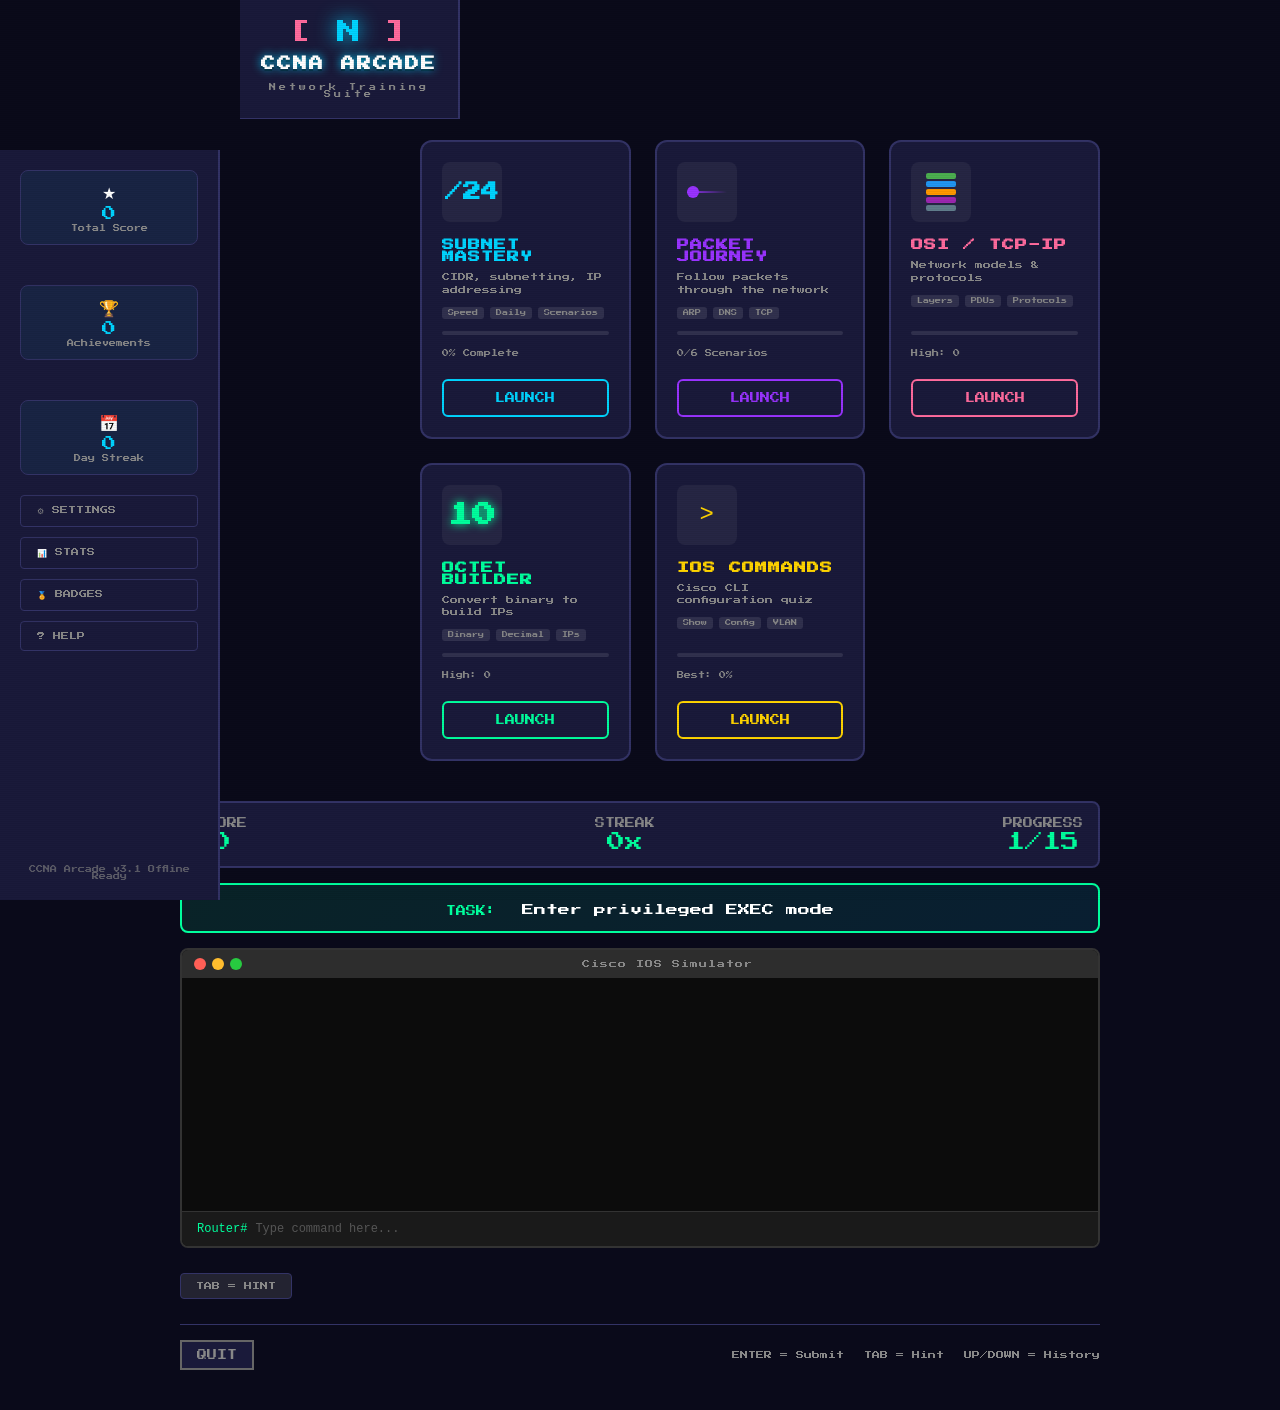
<file: index.html>
<!DOCTYPE html>
<html lang="en">
<head>
    <meta charset="UTF-8">
    <meta name="viewport" content="width=device-width, initial-scale=1.0">
    <meta name="description" content="Master CCNA concepts with this retro arcade-style training game - subnetting, packet flow, protocols and more">
    <meta name="theme-color" content="#00d4ff">
    <meta name="apple-mobile-web-app-capable" content="yes">
    <meta name="apple-mobile-web-app-status-bar-style" content="black-translucent">
    <meta name="apple-mobile-web-app-title" content="CCNA Arcade">
    <title>CCNA Arcade - Network Training Game</title>
    <link rel="manifest" href="manifest.json">
    <link rel="apple-touch-icon" href="icons/icon.svg">
    <link rel="icon" type="image/svg+xml" href="icons/icon.svg">
    <link rel="preload" href="fonts/press-start-2p.woff2" as="font" type="font/woff2" crossorigin>
    <style>
        @font-face {
            font-family: 'Press Start 2P';
            font-style: normal;
            font-weight: 400;
            font-display: swap;
            src: url('fonts/press-start-2p.woff2') format('woff2');
        }
        .loading-overlay {
            position: fixed;
            top: 0;
            left: 0;
            right: 0;
            bottom: 0;
            background: rgba(10, 10, 26, 0.98);
            display: flex;
            justify-content: center;
            align-items: center;
            z-index: 10000;
            transition: opacity 0.3s ease-out;
        }
        .loading-overlay.hidden {
            opacity: 0;
            pointer-events: none;
        }
        .loading-spinner {
            text-align: center;
        }
        .spinner-border {
            width: 50px;
            height: 50px;
            border: 4px solid rgba(0, 212, 255, 0.3);
            border-top-color: #00d4ff;
            border-radius: 50%;
            animation: spin 1s linear infinite;
            margin: 0 auto 20px;
        }
        @keyframes spin {
            to { transform: rotate(360deg); }
        }
        .spinner-text {
            font-family: 'Press Start 2P', monospace;
            font-size: 10px;
            color: #00d4ff;
            letter-spacing: 2px;
        }
    </style>
    <link rel="stylesheet" href="css/style.css">
</head>
<body>
    <!-- ARIA Live Regions for screen reader announcements -->
    <div id="sr-announcements" role="status" aria-live="polite" aria-atomic="true" class="sr-only"></div>
    <div id="sr-alerts" role="alert" aria-live="assertive" aria-atomic="true" class="sr-only"></div>

    <!-- Loading Spinner - shows immediately during page load -->
    <div id="loading-overlay" class="loading-overlay">
        <div class="loading-spinner">
            <div class="spinner-border"></div>
            <div class="spinner-text">LOADING...</div>
        </div>
    </div>
    <a href="#launch-panel" class="skip-link">Skip to main content</a>
    <div id="game-container" role="main">
        <!-- Launch Panel - Main Entry Point -->
        <div id="launch-panel" class="screen active">
            <header class="launch-header">
                <div class="launch-logo">
                    <div class="logo-icon">
                        <span class="logo-bracket">[</span>
                        <span class="logo-text">N</span>
                        <span class="logo-bracket">]</span>
                    </div>
                    <h1 class="launch-title">CCNA ARCADE</h1>
                    <p class="launch-tagline">Network Training Suite</p>
                </div>
            </header>

            <main class="launch-modules">
                <!-- Training Module Cards -->
                <div class="module-grid">
                    <!-- Subnet Mastery Card -->
                    <div class="module-card subnet-card" id="card-subnet">
                        <div class="card-icon">
                            <div class="icon-subnet">
                                <span>/24</span>
                            </div>
                        </div>
                        <div class="card-content">
                            <h2 class="card-title">SUBNET MASTERY</h2>
                            <p class="card-desc">CIDR, subnetting, IP addressing</p>
                            <div class="card-modes">
                                <span class="mode-tag">Speed</span>
                                <span class="mode-tag">Daily</span>
                                <span class="mode-tag">Scenarios</span>
                            </div>
                        </div>
                        <div class="card-progress">
                            <div class="progress-bar">
                                <div class="progress-fill" id="subnet-progress" style="width: 0%"></div>
                            </div>
                            <span class="progress-label">0% Complete</span>
                        </div>
                        <button class="card-btn" id="btn-launch-subnet">LAUNCH</button>
                    </div>

                    <!-- Packet Journey Card -->
                    <div class="module-card packet-card" id="card-packet">
                        <div class="card-icon">
                            <div class="icon-packet">
                                <span class="packet-dot"></span>
                                <span class="packet-trail"></span>
                            </div>
                        </div>
                        <div class="card-content">
                            <h2 class="card-title">PACKET JOURNEY</h2>
                            <p class="card-desc">Follow packets through the network</p>
                            <div class="card-modes">
                                <span class="mode-tag">ARP</span>
                                <span class="mode-tag">DNS</span>
                                <span class="mode-tag">TCP</span>
                            </div>
                        </div>
                        <div class="card-progress">
                            <div class="progress-bar">
                                <div class="progress-fill" id="packet-progress" style="width: 0%"></div>
                            </div>
                            <span class="progress-label">0/6 Scenarios</span>
                        </div>
                        <button class="card-btn" id="btn-launch-packet">LAUNCH</button>
                    </div>

                    <!-- OSI/TCP-IP Card -->
                    <div class="module-card osi-card" id="card-osi">
                        <div class="card-icon">
                            <div class="icon-osi">
                                <div class="layer-stack">
                                    <span class="layer l5"></span>
                                    <span class="layer l4"></span>
                                    <span class="layer l3"></span>
                                    <span class="layer l2"></span>
                                    <span class="layer l1"></span>
                                </div>
                            </div>
                        </div>
                        <div class="card-content">
                            <h2 class="card-title">OSI / TCP-IP</h2>
                            <p class="card-desc">Network models & protocols</p>
                            <div class="card-modes">
                                <span class="mode-tag">Layers</span>
                                <span class="mode-tag">PDUs</span>
                                <span class="mode-tag">Protocols</span>
                            </div>
                        </div>
                        <div class="card-progress">
                            <div class="progress-bar">
                                <div class="progress-fill" id="osi-progress-bar" style="width: 0%"></div>
                            </div>
                            <span class="progress-label">High: 0</span>
                        </div>
                        <button class="card-btn" id="btn-launch-osi">LAUNCH</button>
                    </div>

                    <!-- Octet Builder Card -->
                    <div class="module-card octet-card" id="card-octet">
                        <div class="card-icon">
                            <div class="icon-octet">
                                <span class="octet-frog">10</span>
                            </div>
                        </div>
                        <div class="card-content">
                            <h2 class="card-title">OCTET BUILDER</h2>
                            <p class="card-desc">Convert binary to build IPs</p>
                            <div class="card-modes">
                                <span class="mode-tag">Binary</span>
                                <span class="mode-tag">Decimal</span>
                                <span class="mode-tag">IPs</span>
                            </div>
                        </div>
                        <div class="card-progress">
                            <div class="progress-bar">
                                <div class="progress-fill" id="octet-progress" style="width: 0%"></div>
                            </div>
                            <span class="progress-label">High: 0</span>
                        </div>
                        <button class="card-btn" id="btn-launch-octet">LAUNCH</button>
                    </div>

                    <!-- IOS Commands Quiz Card -->
                    <div class="module-card ios-card" id="card-ios-quiz">
                        <div class="card-icon">
                            <div class="icon-ios">
                                <span class="ios-prompt">></span>
                            </div>
                        </div>
                        <div class="card-content">
                            <h2 class="card-title">IOS COMMANDS</h2>
                            <p class="card-desc">Cisco CLI configuration quiz</p>
                            <div class="card-modes">
                                <span class="mode-tag">Show</span>
                                <span class="mode-tag">Config</span>
                                <span class="mode-tag">VLAN</span>
                            </div>
                        </div>
                        <div class="card-progress">
                            <div class="progress-bar">
                                <div class="progress-fill" id="ios-progress" style="width: 0%"></div>
                            </div>
                            <span class="progress-label">Best: 0%</span>
                        </div>
                        <button class="card-btn" id="btn-launch-ios">LAUNCH</button>
                    </div>
                </div>
            </main>

            <footer class="launch-footer">
                <div class="footer-stats">
                    <div class="footer-stat">
                        <span class="stat-icon">★</span>
                        <span class="stat-val" id="total-score">0</span>
                        <span class="stat-name">Total Score</span>
                    </div>
                    <div class="footer-stat">
                        <span class="stat-icon">🏆</span>
                        <span class="stat-val" id="achievements-count">0</span>
                        <span class="stat-name">Achievements</span>
                    </div>
                    <div class="footer-stat">
                        <span class="stat-icon">📅</span>
                        <span class="stat-val" id="streak-count">0</span>
                        <span class="stat-name">Day Streak</span>
                    </div>
                </div>
                <div class="footer-nav">
                    <button id="btn-lp-settings" class="footer-btn">⚙ SETTINGS</button>
                    <button id="btn-lp-stats" class="footer-btn">📊 STATS</button>
                    <button id="btn-lp-achievements" class="footer-btn">🏅 BADGES</button>
                    <button id="btn-lp-help" class="footer-btn">? HELP</button>
                </div>
                <div class="footer-version">
                    <span>CCNA Arcade v3.1</span>
                    <span class="separator">|</span>
                    <span>Offline Ready</span>
                </div>
            </footer>
        </div>

        <!-- Subnet Hub Menu -->
        <div id="main-menu" class="screen">
            <div class="hub-header">
                <button id="btn-back-to-launch" class="back-btn">← BACK</button>
                <h1 class="hub-title">SUBNET MASTERY</h1>
            </div>

            <div class="hub-content">
                <div class="hub-modes">
                    <div class="hub-mode-card" id="hub-speed">
                        <div class="mode-icon speed-icon">⚡</div>
                        <h3>SPEED SUBNET</h3>
                        <p>Quick-fire CIDR training</p>
                        <button id="btn-arcade" class="mode-btn">PLAY</button>
                    </div>

                    <div class="hub-mode-card daily-mode" id="hub-daily">
                        <div class="mode-icon daily-icon">📅</div>
                        <h3>DAILY CHALLENGE</h3>
                        <p>New challenge every day</p>
                        <button id="btn-daily" class="mode-btn">PLAY</button>
                    </div>

                    <div class="hub-mode-card" id="hub-scenarios">
                        <div class="mode-icon scenario-icon">🏢</div>
                        <h3>CLIENT SCENARIOS</h3>
                        <p>Real-world network design</p>
                        <button id="btn-puzzle" class="mode-btn">PLAY</button>
                    </div>

                    <div class="hub-mode-card" id="hub-practice">
                        <div class="mode-icon practice-icon">🎯</div>
                        <h3>PRACTICE MODE</h3>
                        <p>Focus on weak areas</p>
                        <button id="btn-practice" class="mode-btn">PLAY</button>
                    </div>
                </div>

                <div class="hub-stats">
                    <div class="hub-stat">
                        <span class="label">HIGH SCORE</span>
                        <span id="high-score-display" class="value">0</span>
                    </div>
                    <div class="hub-stat">
                        <span class="label">ACCURACY</span>
                        <span id="accuracy-display" class="value">--%</span>
                    </div>
                    <div class="hub-stat">
                        <span class="label">DIFFICULTY</span>
                        <span id="difficulty-display" class="value">EASY</span>
                    </div>
                </div>
            </div>

            <div class="hub-footer">
                <button id="btn-help" class="hub-btn">HOW TO PLAY</button>
                <button id="btn-leaderboard" class="hub-btn">LEADERBOARD</button>
            </div>
        </div>

        <!-- Speed Subnet (Arcade Mode) -->
        <div id="speed-subnet-screen" class="screen">
            <div class="speed-header">
                <div class="stat">
                    <span class="stat-label">SCORE</span>
                    <span id="speed-score" class="stat-value">0</span>
                </div>
                <div class="stat">
                    <span class="stat-label">STREAK</span>
                    <span id="speed-streak" class="stat-value">0x</span>
                </div>
                <div class="stat">
                    <span class="stat-label">PROGRESS</span>
                    <span id="speed-progress" class="stat-value">0/20</span>
                </div>
            </div>

            <div id="speed-subnet-container" class="speed-game">
                <!-- Mascot Canvas - Bit rides the network cables -->
                <div id="mascot-area">
                    <canvas id="mascot-canvas" width="400" height="80"></canvas>
                </div>

                <div class="speed-question">
                    <div class="speed-prompt">How many hosts?</div>
                    <div id="speed-host-count" class="speed-hosts">0</div>
                    <div class="speed-subtext">Select the minimum CIDR</div>
                </div>

                <div id="speed-cidr-options" class="speed-options">
                    <!-- Options generated dynamically -->
                </div>

                <div id="speed-feedback" class="speed-feedback"></div>
            </div>

            <div class="speed-footer">
                <button id="btn-speed-quit" class="game-btn">QUIT</button>
                <div class="speed-hint">Keys 1-4 to answer</div>
            </div>
        </div>

        <!-- Scenario Select (Puzzle Mode) -->
        <div id="scenario-select" class="screen">
            <h2>CLIENT SCENARIOS</h2>
            <p class="scenario-subtitle">Select a client to configure their network</p>
            <div id="scenario-grid" class="scenario-grid"></div>
            <button id="btn-back-scenarios" class="menu-btn small">BACK</button>
        </div>

        <!-- Puzzle Game Screen -->
        <div id="game-screen" class="screen">
            <!-- Scenario Info Header -->
            <div id="scenario-header" class="scenario-info">
                <div class="client-info">
                    <span id="client-icon" class="client-icon">🏢</span>
                    <div>
                        <div id="client-name" class="client-name">Client Name</div>
                        <div id="client-location" class="client-location">Location</div>
                    </div>
                </div>
                <div class="network-info">
                    <div class="network-class" id="network-class-badge">CLASS C</div>
                    <div id="network-display" class="network-cidr">192.168.1.0/24</div>
                </div>
            </div>

            <div class="game-header">
                <div class="stat">
                    <span class="stat-label">SCORE</span>
                    <span id="score-display" class="stat-value">0</span>
                </div>
                <div class="stat">
                    <span class="stat-label">EFFICIENCY</span>
                    <span id="efficiency-display" class="stat-value">0%</span>
                </div>
                <div class="stat">
                    <span class="stat-label">SUBNETS</span>
                    <span id="subnets-display" class="stat-value">0/0</span>
                </div>
            </div>

            <div class="game-area">
                <!-- Left Panel: Building Visualization -->
                <div id="building-panel">
                    <div class="panel-label">CLIENT BUILDING</div>
                    <canvas id="building-canvas" width="200" height="300"></canvas>
                    <div id="building-status">
                        <div class="floor-legend" id="floor-legend"></div>
                    </div>
                </div>

                <!-- Center: Main Grid Canvas -->
                <div id="grid-wrapper">
                    <canvas id="grid-canvas" width="400" height="400"></canvas>
                </div>

                <!-- Right Panel: Requirements + CIDR -->
                <div id="right-panel">
                    <div id="requirements-area">
                        <div class="requirements-label">SUBNET REQUIREMENTS</div>
                        <div id="requirements-list"></div>
                    </div>

                    <div id="cidr-panel">
                        <div class="panel-label">SELECT CIDR</div>
                        <div id="cidr-buttons"></div>
                        <div id="cidr-info">
                            <div>Selected: <span id="selected-cidr">/24</span></div>
                            <div>Hosts: <span id="selected-hosts">254</span></div>
                        </div>
                    </div>

                    <div id="feedback-panel" class="feedback-panel hidden">
                        <div id="feedback-content"></div>
                    </div>

                    <div id="network-class-info">
                        <div class="class-title">Network Info</div>
                        <div id="class-details"></div>
                    </div>
                </div>
            </div>

            <div class="game-footer">
                <button id="btn-pause" class="game-btn">MENU</button>
                <button id="btn-undo" class="game-btn">UNDO</button>
                <div id="message-display"></div>
                <div id="instructions-hint" class="instructions-hint">
                    Click a requirement to select it, then click the grid to place
                </div>
            </div>
        </div>

        <!-- Pause Menu -->
        <div id="pause-menu" class="screen overlay">
            <h2>PAUSED</h2>
            <button id="btn-resume" class="menu-btn">RESUME</button>
            <button id="btn-restart" class="menu-btn">RESTART</button>
            <button id="btn-pause-settings" class="menu-btn secondary">SETTINGS</button>
            <button id="btn-quit" class="menu-btn">QUIT</button>
        </div>

        <!-- Game Over / Level Complete -->
        <div id="game-over" class="screen overlay">
            <h2 id="game-over-title">LEVEL COMPLETE</h2>
            <div class="final-score">
                <div>SCORE: <span id="final-score">0</span></div>
                <div id="final-accuracy" class="final-stat"></div>
                <div id="final-efficiency" class="final-stat"></div>
                <div id="new-high-score" class="hidden">NEW HIGH SCORE!</div>
            </div>
            <div class="stars-display" id="stars-display"></div>
            <button id="btn-play-again" class="menu-btn">PLAY AGAIN</button>
            <button id="btn-next-level" class="menu-btn hidden">NEXT CLIENT</button>
            <button id="btn-menu" class="menu-btn">MAIN MENU</button>
        </div>

        <!-- Settings Screen -->
        <div id="settings-screen" class="screen">
            <h2>SETTINGS</h2>
            <div class="settings-content">
                <div class="setting-group">
                    <h3>DIFFICULTY</h3>
                    <div class="difficulty-options">
                        <button class="difficulty-btn" data-difficulty="beginner">
                            <span class="diff-name">BEGINNER</span>
                            <span class="diff-desc">Hints shown, minimum CIDR displayed</span>
                        </button>
                        <button class="difficulty-btn locked" data-difficulty="intermediate">
                            <span class="diff-name">INTERMEDIATE</span>
                            <span class="diff-desc">No CIDR hints on buttons</span>
                            <span class="lock-msg">Complete 3 scenarios to unlock</span>
                        </button>
                        <button class="difficulty-btn locked" data-difficulty="expert">
                            <span class="diff-name">EXPERT</span>
                            <span class="diff-desc">No hints, no minimum CIDR shown</span>
                            <span class="lock-msg">Complete all scenarios to unlock</span>
                        </button>
                        <button class="difficulty-btn locked" data-difficulty="master">
                            <span class="diff-name">MASTER</span>
                            <span class="diff-desc">All question types, tight time limits</span>
                            <span class="lock-msg">Score 15,000+ in Speed Subnet</span>
                        </button>
                        <button class="difficulty-btn locked" data-difficulty="nightmare">
                            <span class="diff-name">NIGHTMARE</span>
                            <span class="diff-desc">Maximum challenge, no mercy</span>
                            <span class="lock-msg">Complete 10 daily challenges</span>
                        </button>
                    </div>
                </div>
                <div class="setting-group">
                    <h3>HINTS</h3>
                    <label class="toggle-setting">
                        <input type="checkbox" id="toggle-hints" checked>
                        <span>Show host counts on CIDR buttons</span>
                    </label>
                </div>
                <div class="setting-group">
                    <h3>SOUND</h3>
                    <label class="toggle-setting">
                        <input type="checkbox" id="toggle-sound" checked>
                        <span>Enable sound effects</span>
                    </label>
                    <div class="volume-control">
                        <label for="volume-slider">Volume</label>
                        <input type="range" id="volume-slider" min="0" max="100" value="50" class="volume-slider">
                        <span id="volume-display">50%</span>
                    </div>
                </div>
                <div class="setting-group">
                    <h3>THEME</h3>
                    <div id="theme-selector" class="theme-selector">
                        <!-- Generated dynamically -->
                    </div>
                </div>
                <div class="setting-group">
                    <h3>CUSTOM SCENARIOS</h3>
                    <p class="setting-desc">Import client scenarios from JSON</p>
                    <button id="btn-import-scenarios" class="menu-btn small">IMPORT</button>
                    <button id="btn-export-scenarios" class="menu-btn small">EXPORT</button>
                    <input type="file" id="scenario-file-input" accept=".json" style="display:none">
                </div>
                <div class="setting-group">
                    <h3>TUTORIALS</h3>
                    <p class="setting-desc">Replay the in-game tutorials</p>
                    <button id="btn-replay-tutorials" class="menu-btn small">REPLAY TUTORIALS</button>
                </div>
                <div class="setting-group">
                    <h3>SAVE DATA</h3>
                    <p class="setting-desc">Backup or restore all your progress</p>
                    <div id="save-summary" class="save-summary"></div>
                    <button id="btn-export-save" class="menu-btn small">EXPORT SAVE</button>
                    <button id="btn-import-save" class="menu-btn small">IMPORT SAVE</button>
                    <input type="file" id="save-file-input" accept=".json" style="display:none">
                </div>
                <div class="setting-group">
                    <h3>RESET PROGRESS</h3>
                    <p class="setting-desc">Clear all scenario progress and achievements</p>
                    <button id="btn-reset-scenarios" class="menu-btn small danger">RESET SCENARIOS</button>
                    <button id="btn-reset-all" class="menu-btn small danger">RESET EVERYTHING</button>
                </div>
            </div>
            <button id="btn-back-settings" class="menu-btn">BACK</button>
        </div>

        <!-- Achievements Screen -->
        <div id="achievements-screen" class="screen">
            <h2>ACHIEVEMENTS</h2>
            <div class="achievements-header">
                <span id="achievements-count">0/10</span> UNLOCKED
            </div>
            <div id="achievements-grid" class="achievements-grid"></div>
            <button id="btn-back-achievements" class="menu-btn">BACK</button>
        </div>

        <!-- Achievement Popup -->
        <div id="achievement-popup" class="achievement-popup hidden">
            <div class="achievement-icon" id="popup-icon"></div>
            <div class="achievement-info">
                <div class="achievement-title">ACHIEVEMENT UNLOCKED!</div>
                <div class="achievement-name" id="popup-name"></div>
            </div>
        </div>

        <!-- Daily Challenge Screen -->
        <div id="daily-challenge-screen" class="screen">
            <div class="daily-header">
                <h2>DAILY CHALLENGE</h2>
                <div id="daily-date" class="daily-date"></div>
                <div id="daily-theme" class="daily-theme"></div>
            </div>

            <div id="daily-info" class="daily-info">
                <div class="daily-streak">
                    <span class="streak-label">STREAK</span>
                    <span id="daily-streak-count" class="streak-value">0</span>
                </div>
                <div class="daily-timer">
                    <span class="timer-label">TIME LEFT</span>
                    <span id="daily-timer-display" class="timer-value">2:00</span>
                </div>
            </div>

            <div id="daily-game-area" class="daily-game hidden">
                <div class="daily-progress">
                    <span id="daily-progress-text">Question 1/15</span>
                    <div class="daily-progress-bar">
                        <div id="daily-progress-fill" class="progress-fill"></div>
                    </div>
                </div>

                <div id="daily-question" class="daily-question">
                    <div id="daily-prompt" class="daily-prompt">Question here</div>
                    <div id="daily-value" class="daily-value">Value</div>
                </div>

                <div id="daily-options" class="daily-options">
                    <!-- Options generated dynamically -->
                </div>

                <div id="daily-score-display" class="daily-score">
                    SCORE: <span id="daily-score">0</span>
                </div>
            </div>

            <div id="daily-start-area" class="daily-start">
                <div id="daily-status" class="daily-status"></div>
                <button id="btn-start-daily" class="menu-btn">START CHALLENGE</button>
            </div>

            <div id="daily-results" class="daily-results hidden">
                <div class="results-title">CHALLENGE COMPLETE!</div>
                <div id="daily-final-score" class="results-score">0</div>
                <div id="daily-results-stats" class="results-stats"></div>
            </div>

            <button id="btn-back-daily" class="menu-btn small">BACK</button>
        </div>

        <!-- Leaderboard Screen -->
        <div id="leaderboard-screen" class="screen">
            <h2>LEADERBOARD</h2>

            <div class="leaderboard-tabs">
                <button class="leaderboard-tab active" data-tab="speed">SPEED SUBNET</button>
                <button class="leaderboard-tab" data-tab="daily">DAILY</button>
            </div>

            <div id="leaderboard-content" class="leaderboard-content">
                <div id="leaderboard-speed" class="leaderboard-table active">
                    <div class="leaderboard-header">
                        <span class="lb-rank">#</span>
                        <span class="lb-score">SCORE</span>
                        <span class="lb-acc">ACC</span>
                        <span class="lb-streak">STREAK</span>
                        <span class="lb-date">DATE</span>
                    </div>
                    <div id="leaderboard-speed-entries" class="leaderboard-entries">
                        <!-- Generated dynamically -->
                    </div>
                </div>

                <div id="leaderboard-daily" class="leaderboard-table">
                    <div class="leaderboard-header">
                        <span class="lb-rank">#</span>
                        <span class="lb-score">SCORE</span>
                        <span class="lb-acc">ACC</span>
                        <span class="lb-date">DATE</span>
                    </div>
                    <div id="leaderboard-daily-entries" class="leaderboard-entries">
                        <!-- Generated dynamically -->
                    </div>
                </div>
            </div>

            <div id="leaderboard-empty" class="leaderboard-empty hidden">
                No scores yet! Play some games to see your rankings.
            </div>

            <button id="btn-back-leaderboard" class="menu-btn small">BACK</button>
        </div>

        <!-- Statistics Screen -->
        <div id="stats-screen" class="screen">
            <h2>STATISTICS</h2>
            <div class="stats-content">
                <div class="stats-overview">
                    <div class="stat-card">
                        <span class="stat-title">TOTAL GAMES</span>
                        <span id="stat-total-games" class="stat-number">0</span>
                    </div>
                    <div class="stat-card">
                        <span class="stat-title">PLAY TIME</span>
                        <span id="stat-play-time" class="stat-number">0m</span>
                    </div>
                    <div class="stat-card">
                        <span class="stat-title">ACCURACY</span>
                        <span id="stat-accuracy" class="stat-number">0%</span>
                    </div>
                    <div class="stat-card">
                        <span class="stat-title">BEST STREAK</span>
                        <span id="stat-best-streak" class="stat-number">0</span>
                    </div>
                </div>

                <div class="stats-section">
                    <h3>SPEED SUBNET</h3>
                    <div class="stats-grid">
                        <div class="mini-stat">
                            <span>Best Score:</span>
                            <span id="stat-speed-best">0</span>
                        </div>
                        <div class="mini-stat">
                            <span>Games Played:</span>
                            <span id="stat-speed-games">0</span>
                        </div>
                    </div>
                </div>

                <div class="stats-section">
                    <h3>CLIENT SCENARIOS</h3>
                    <div class="stats-grid">
                        <div class="mini-stat">
                            <span>Scenarios Completed:</span>
                            <span id="stat-scenarios-completed">0</span>
                        </div>
                        <div class="mini-stat">
                            <span>3-Star Count:</span>
                            <span id="stat-three-stars">0</span>
                        </div>
                        <div class="mini-stat">
                            <span>Avg Efficiency:</span>
                            <span id="stat-avg-efficiency">0%</span>
                        </div>
                    </div>
                </div>

                <div class="stats-section">
                    <h3>DAILY CHALLENGE</h3>
                    <div class="stats-grid">
                        <div class="mini-stat">
                            <span>Challenges Completed:</span>
                            <span id="stat-daily-completed">0</span>
                        </div>
                        <div class="mini-stat">
                            <span>Current Streak:</span>
                            <span id="stat-daily-streak">0</span>
                        </div>
                        <div class="mini-stat">
                            <span>Best Streak:</span>
                            <span id="stat-daily-best-streak">0</span>
                        </div>
                    </div>
                </div>

                <div class="stats-section">
                    <h3>CATEGORY ACCURACY</h3>
                    <div id="category-breakdown" class="category-breakdown">
                        <!-- Generated dynamically -->
                    </div>
                </div>
            </div>
            <button id="btn-back-stats" class="menu-btn">BACK</button>
        </div>

        <!-- Practice Mode Screen -->
        <div id="practice-screen" class="screen">
            <h2>PRACTICE MODE</h2>
            <p class="practice-subtitle">Focus on your weak areas</p>

            <div id="practice-categories" class="practice-categories">
                <!-- Generated dynamically -->
            </div>

            <div class="practice-actions">
                <button id="btn-start-practice" class="menu-btn" disabled>START PRACTICE</button>
                <p class="practice-hint">Select categories to practice</p>
            </div>

            <button id="btn-back-practice" class="menu-btn small">BACK</button>
        </div>

        <!-- Packet Journey Screen -->
        <div id="packet-journey-screen" class="screen">
            <div class="pj-header">
                <h2>PACKET JOURNEY</h2>
                <div class="pj-scenario-title" id="pj-scenario-title">Local Web Request</div>
            </div>

            <div class="pj-game-area">
                <!-- Network Canvas - Top-down view -->
                <div class="pj-canvas-container">
                    <canvas id="pj-network-canvas" width="600" height="400"></canvas>
                    <!-- Mascot overlay -->
                    <div id="pj-mascot" class="pj-mascot">
                        <div class="pj-mascot-body">📦</div>
                        <div class="pj-mascot-name">Packie</div>
                    </div>
                </div>

                <!-- Info Panel -->
                <div class="pj-info-panel">
                    <div class="pj-current-layer">
                        <span class="pj-layer-label">CURRENT LAYER</span>
                        <span id="pj-layer-display" class="pj-layer-value">Application</span>
                    </div>
                    <div class="pj-encapsulation">
                        <span class="pj-enc-label">ENCAPSULATION</span>
                        <div id="pj-enc-stack" class="pj-enc-stack">
                            <!-- Filled dynamically -->
                        </div>
                    </div>
                </div>
            </div>

            <!-- Question Area -->
            <div id="pj-question-area" class="pj-question-area hidden">
                <div id="pj-question-text" class="pj-question-text">
                    What happens when you type a URL in your browser?
                </div>
                <div id="pj-options" class="pj-options">
                    <!-- Options generated dynamically -->
                </div>
            </div>

            <!-- Explanation Area -->
            <div id="pj-explanation-area" class="pj-explanation-area hidden">
                <div class="pj-explanation-icon">💡</div>
                <div id="pj-explanation-text" class="pj-explanation-text">
                    Explanation appears here...
                </div>
                <button id="pj-continue-btn" class="menu-btn small">CONTINUE</button>
            </div>

            <!-- Progress -->
            <div class="pj-progress">
                <div class="pj-progress-bar">
                    <div id="pj-progress-fill" class="pj-progress-fill" style="width: 0%"></div>
                </div>
                <span id="pj-progress-text" class="pj-progress-text">Step 1 of 8</span>
            </div>

            <div class="pj-footer">
                <button id="btn-pj-quit" class="game-btn">QUIT</button>
                <div class="pj-score">SCORE: <span id="pj-score">0</span></div>
            </div>
        </div>

        <!-- Packet Journey Scenario Select -->
        <div id="packet-journey-select" class="screen">
            <h2>PACKET JOURNEY</h2>
            <p class="pj-subtitle">Follow a packet through the network</p>

            <div class="pj-scenario-grid">
                <button class="pj-scenario-card" data-scenario="local_web">
                    <div class="pj-scenario-icon">🏠</div>
                    <div class="pj-scenario-name">Local Web Request</div>
                    <div class="pj-scenario-desc">HTTP request on LAN</div>
                    <div class="pj-difficulty easy">EASY</div>
                </button>
                <button class="pj-scenario-card" data-scenario="remote_web">
                    <div class="pj-scenario-icon">🌐</div>
                    <div class="pj-scenario-name">Internet Web Request</div>
                    <div class="pj-scenario-desc">HTTP through gateway</div>
                    <div class="pj-difficulty medium">MEDIUM</div>
                </button>
                <button class="pj-scenario-card" data-scenario="dns_lookup">
                    <div class="pj-scenario-icon">📖</div>
                    <div class="pj-scenario-name">DNS Resolution</div>
                    <div class="pj-scenario-desc">Name to IP lookup</div>
                    <div class="pj-difficulty easy">EASY</div>
                </button>
                <button class="pj-scenario-card" data-scenario="arp_discovery">
                    <div class="pj-scenario-icon">🔍</div>
                    <div class="pj-scenario-name">ARP Discovery</div>
                    <div class="pj-scenario-desc">MAC address resolution</div>
                    <div class="pj-difficulty medium">MEDIUM</div>
                </button>
                <button class="pj-scenario-card" data-scenario="tcp_handshake">
                    <div class="pj-scenario-icon">🤝</div>
                    <div class="pj-scenario-name">TCP Handshake</div>
                    <div class="pj-scenario-desc">Connection establishment</div>
                    <div class="pj-difficulty medium">MEDIUM</div>
                </button>
                <button class="pj-scenario-card" data-scenario="vlan_basics">
                    <div class="pj-scenario-icon">🏷️</div>
                    <div class="pj-scenario-name">VLAN Basics</div>
                    <div class="pj-scenario-desc">Virtual LAN concepts</div>
                    <div class="pj-difficulty hard">HARD</div>
                </button>
            </div>

            <button id="btn-back-pj-select" class="menu-btn small">BACK</button>
        </div>

        <!-- OSI Trainer Screen -->
        <div id="osi-trainer-screen" class="screen">
            <div class="osi-header">
                <div class="stat">
                    <span class="stat-label">SCORE</span>
                    <span id="osi-score" class="stat-value">0</span>
                </div>
                <div class="stat">
                    <span class="stat-label">STREAK</span>
                    <span id="osi-streak" class="stat-value">0x</span>
                </div>
                <div class="stat">
                    <span class="stat-label">PROGRESS</span>
                    <span id="osi-progress" class="stat-value">0/15</span>
                </div>
            </div>

            <div class="osi-game-area">
                <!-- TCP/IP 5-Layer Model (Primary) -->
                <div class="osi-diagram" id="osi-layer-diagram">
                    <div class="osi-model-label">TCP/IP MODEL</div>
                    <div class="osi-layer osi-l5">5 - Application</div>
                    <div class="osi-layer osi-l4">4 - Transport</div>
                    <div class="osi-layer osi-l3">3 - Network</div>
                    <div class="osi-layer osi-l2">2 - Data Link</div>
                    <div class="osi-layer osi-l1">1 - Physical</div>
                    <div class="osi-note">OSI model has 7 layers (splits Application into Session, Presentation, Application)</div>
                </div>

                <!-- Question Area -->
                <div class="osi-question-container">
                    <div id="osi-question-area" class="osi-question-area">
                        <div id="osi-question-text" class="osi-question-text">
                            Question loading...
                        </div>
                        <div id="osi-options" class="osi-options">
                            <!-- Options generated dynamically -->
                        </div>
                    </div>

                    <div id="osi-feedback" class="osi-feedback"></div>
                </div>
            </div>

            <div class="osi-footer">
                <button id="btn-osi-quit" class="game-btn">QUIT</button>
                <div class="osi-hint">Test your OSI knowledge!</div>
            </div>
        </div>

        <!-- Binary Munchers Screen -->
        <div id="binary-munchers-screen" class="screen">
            <div class="bm-header">
                <div class="bm-stat">
                    <span class="stat-label">SCORE</span>
                    <span id="bm-score" class="stat-value">0</span>
                </div>
                <div class="bm-stat">
                    <span class="stat-label">LIVES</span>
                    <span id="bm-lives" class="stat-value">♥♥♥</span>
                </div>
                <div class="bm-stat">
                    <span class="stat-label">LEVEL</span>
                    <span id="bm-level" class="stat-value">1</span>
                </div>
            </div>

            <!-- Challenge Prompt -->
            <div class="bm-challenge">
                <span class="bm-challenge-label">MUNCH:</span>
                <span id="bm-challenge-text" class="bm-challenge-text">Binary for 192</span>
            </div>

            <!-- Game Grid -->
            <div class="bm-game-container">
                <div id="bm-grid" class="bm-grid">
                    <!-- 7x5 grid generated by JS -->
                </div>
                <!-- Player sprite overlay -->
                <div id="bm-player" class="bm-player">
                    <span class="bm-player-sprite">🟢</span>
                </div>
                <!-- Enemies overlay -->
                <div id="bm-enemies" class="bm-enemies">
                    <!-- Enemy sprites added by JS -->
                </div>
            </div>

            <!-- Status Bar -->
            <div class="bm-status">
                <div class="bm-munched">
                    <span>MUNCHED:</span>
                    <span id="bm-munched-count">0</span>/<span id="bm-target-count">5</span>
                </div>
                <div class="bm-powerup" id="bm-powerup-display">
                    <!-- Power-up indicator -->
                </div>
            </div>

            <div class="bm-footer">
                <button id="btn-bm-quit" class="game-btn">QUIT</button>
                <div class="bm-controls">
                    <span>↑↓←→ Move</span>
                    <span>SPACE Boost</span>
                </div>
            </div>
        </div>

        <!-- Octet Builder Screen -->
        <div id="octet-builder-screen" class="screen">
            <div class="octet-header">
                <div class="octet-stat">
                    <span class="stat-label">SCORE</span>
                    <span id="octet-score" class="stat-value">0</span>
                </div>
                <div class="octet-stat">
                    <span class="stat-label">ROUND</span>
                    <span id="octet-round" class="stat-value">1/10</span>
                </div>
                <div class="octet-stat">
                    <span class="stat-label">STREAK</span>
                    <span id="octet-streak" class="stat-value">0x</span>
                </div>
                <div class="octet-stat timer">
                    <span class="stat-label">TIME</span>
                    <span id="octet-timer" class="stat-value">15</span>
                </div>
            </div>

            <!-- Start Area -->
            <div id="octet-start-area" class="octet-start-area">
                <div class="octet-intro">
                    <h2>OCTET BUILDER</h2>
                    <p class="octet-tagline">Convert binary octets to build IP addresses</p>

                    <!-- Binary Frog Mascot -->
                    <div class="intro-frog">
                        <pre class="frog-ascii">
  1 0 1
 0     0
1  ^ ^  1
0  \_/  0
 1 0 1 0
                        </pre>
                        <p class="frog-speech">*ribbit* Let's build some IPs!</p>
                    </div>

                    <div class="octet-instructions">
                        <div class="instruction">
                            <span class="instruction-icon">1</span>
                            <span>See 4 binary octets (8 bits each)</span>
                        </div>
                        <div class="instruction">
                            <span class="instruction-icon">2</span>
                            <span>Convert each to decimal (0-255)</span>
                        </div>
                        <div class="instruction">
                            <span class="instruction-icon">3</span>
                            <span>Build the complete IP address</span>
                        </div>
                    </div>

                    <button class="menu-btn" id="btn-start-octet">START BUILDING</button>
                </div>
            </div>

            <!-- Game Area -->
            <div id="octet-game-area" class="octet-game-area hidden">
                <!-- IP Preview -->
                <div class="ip-preview-container">
                    <span class="ip-label">Building IP:</span>
                    <span id="ip-preview" class="ip-preview">___.___.___.___</span>
                </div>

                <!-- Binary Frog (animated) -->
                <div class="frog-track">
                    <div id="binary-frog" class="binary-frog">
                        <div class="frog-body">10</div>
                    </div>
                </div>

                <!-- 4 Octet Containers -->
                <div class="octets-row">
                    <div id="octet-container-0" class="octet-container">
                        <div class="octet-label">Octet 1</div>
                        <div id="octet-0" class="octet-binary">00000000</div>
                        <input type="text" id="octet-input-0" class="octet-input" placeholder="?" maxlength="3" inputmode="numeric">
                    </div>
                    <span class="octet-dot">.</span>
                    <div id="octet-container-1" class="octet-container">
                        <div class="octet-label">Octet 2</div>
                        <div id="octet-1" class="octet-binary">00000000</div>
                        <input type="text" id="octet-input-1" class="octet-input" placeholder="?" maxlength="3" inputmode="numeric">
                    </div>
                    <span class="octet-dot">.</span>
                    <div id="octet-container-2" class="octet-container">
                        <div class="octet-label">Octet 3</div>
                        <div id="octet-2" class="octet-binary">00000000</div>
                        <input type="text" id="octet-input-2" class="octet-input" placeholder="?" maxlength="3" inputmode="numeric">
                    </div>
                    <span class="octet-dot">.</span>
                    <div id="octet-container-3" class="octet-container">
                        <div class="octet-label">Octet 4</div>
                        <div id="octet-3" class="octet-binary">00000000</div>
                        <input type="text" id="octet-input-3" class="octet-input" placeholder="?" maxlength="3" inputmode="numeric">
                    </div>
                </div>

                <div class="octet-hint">
                    <span>Tip: 128+64+32+16+8+4+2+1 = 255</span>
                </div>
            </div>

            <!-- Results Area -->
            <div id="octet-results-area" class="octet-results-area hidden">
                <h2>Training Complete!</h2>
                <div class="octet-final-stats">
                    <div class="final-stat">
                        <span class="final-label">Score</span>
                        <span id="octet-final-score" class="final-value">0</span>
                    </div>
                    <div class="final-stat">
                        <span class="final-label">Accuracy</span>
                        <span id="octet-accuracy" class="final-value">0%</span>
                    </div>
                    <div class="final-stat">
                        <span class="final-label">Best Streak</span>
                        <span id="octet-best-streak" class="final-value">0x</span>
                    </div>
                </div>
                <div id="octet-grade-message" class="grade-message"></div>
                <div class="results-actions">
                    <button class="menu-btn" id="btn-restart-octet">Try Again</button>
                    <button class="menu-btn secondary" id="btn-octet-back">Back to Hub</button>
                </div>
            </div>

            <div class="octet-footer">
                <button id="btn-octet-quit" class="game-btn">QUIT</button>
            </div>
        </div>

        <!-- IOS Quiz Screen -->
        <div id="ios-quiz-screen" class="screen">
            <div class="ios-header">
                <h2>CISCO IOS COMMANDS</h2>
                <div class="ios-subtitle">Test your command-line knowledge</div>
            </div>

            <!-- Start Area with Mode Selection -->
            <div id="ios-start-area" class="ios-start-area">
                <div class="ios-intro">
                    <h3>Choose Your Training Mode</h3>

                    <div class="ios-mode-cards">
                        <!-- Quiz Mode Card -->
                        <div class="ios-mode-card" id="ios-mode-quiz">
                            <div class="ios-mode-icon">?</div>
                            <h4>MULTIPLE CHOICE</h4>
                            <p>50 questions - select the correct command</p>
                            <ul class="ios-mode-features">
                                <li>Randomized questions</li>
                                <li>Instant feedback</li>
                                <li>Explanations for each answer</li>
                            </ul>
                            <button class="menu-btn" id="btn-start-ios-quiz">START QUIZ</button>
                        </div>

                        <!-- Terminal Mode Card -->
                        <div class="ios-mode-card terminal-mode" id="ios-mode-terminal">
                            <div class="ios-mode-icon">&gt;_</div>
                            <h4>CLI SIMULATOR</h4>
                            <p>Type actual IOS commands in a terminal</p>
                            <ul class="ios-mode-features">
                                <li>Realistic IOS prompts</li>
                                <li>Simulated command output</li>
                                <li>Tab for hints</li>
                            </ul>
                            <button class="menu-btn terminal" id="btn-start-cli-terminal">START TERMINAL</button>
                        </div>
                    </div>

                    <div class="ios-topic-tags">
                        <span class="ios-tag">CLI Navigation</span>
                        <span class="ios-tag">Show Commands</span>
                        <span class="ios-tag">VLANs</span>
                        <span class="ios-tag">Trunking</span>
                        <span class="ios-tag">STP</span>
                        <span class="ios-tag">OSPF</span>
                        <span class="ios-tag">Security</span>
                        <span class="ios-tag">Configuration</span>
                    </div>
                </div>
            </div>

            <!-- Quiz Area -->
            <div id="ios-quiz-area" class="ios-quiz-area hidden">
                <div class="ios-stats">
                    <span>Question <span id="ios-current-num">1</span> of <span id="ios-total-num">50</span></span>
                    <span>Score: <span class="score" id="ios-score">0</span></span>
                </div>

                <div class="ios-progress-bar">
                    <div class="ios-progress-fill" id="ios-progress-fill"></div>
                </div>

                <div class="ios-question-card">
                    <div class="ios-question-number" id="ios-question-number">Question 1</div>
                    <div class="ios-question-text" id="ios-question-text">Question loading...</div>

                    <div id="ios-options" class="ios-options">
                        <!-- Options generated dynamically -->
                    </div>

                    <div id="ios-explanation" class="ios-explanation">
                        <h4>Explanation</h4>
                        <p id="ios-explanation-text"></p>
                    </div>

                    <button class="menu-btn" id="ios-next-btn">Next Question</button>
                </div>
            </div>

            <!-- Results Area -->
            <div id="ios-results-area" class="ios-results-area hidden">
                <h2>Quiz Complete!</h2>
                <div class="ios-final-score" id="ios-final-score">0%</div>
                <div class="ios-grade" id="ios-grade">0 / 50 correct</div>
                <div class="ios-grade-message" id="ios-grade-message"></div>
                <div class="ios-results-actions">
                    <button class="menu-btn" id="btn-restart-ios-quiz">Try Again</button>
                    <button class="menu-btn secondary" id="btn-ios-quiz-quit">Back to Hub</button>
                </div>
            </div>

            <div class="ios-footer">
                <button id="btn-ios-quit" class="game-btn">QUIT</button>
            </div>
        </div>

        <!-- CLI Terminal Screen -->
        <div id="cli-terminal-screen" class="screen">
            <div class="cli-header">
                <div class="stat">
                    <span class="stat-label">SCORE</span>
                    <span id="cli-score" class="stat-value">0</span>
                </div>
                <div class="stat">
                    <span class="stat-label">STREAK</span>
                    <span id="cli-streak" class="stat-value">0x</span>
                </div>
                <div class="stat">
                    <span class="stat-label">PROGRESS</span>
                    <span id="cli-progress" class="stat-value">1/15</span>
                </div>
            </div>

            <!-- Challenge Display -->
            <div class="cli-challenge">
                <span class="cli-challenge-label">TASK:</span>
                <span id="cli-challenge-text" class="cli-challenge-text">Enter privileged EXEC mode</span>
            </div>

            <!-- Terminal Window -->
            <div class="cli-terminal-window">
                <div class="cli-terminal-titlebar">
                    <span class="cli-terminal-dot red"></span>
                    <span class="cli-terminal-dot yellow"></span>
                    <span class="cli-terminal-dot green"></span>
                    <span class="cli-terminal-title">Cisco IOS Simulator</span>
                </div>
                <div id="cli-output" class="cli-output">
                    <!-- Terminal output rendered here -->
                </div>
                <div class="cli-input-line">
                    <span id="cli-prompt-label" class="cli-prompt">Router#</span>
                    <input type="text" id="cli-input" class="cli-input" autocomplete="off" autocapitalize="off" spellcheck="false" placeholder="Type command here...">
                </div>
            </div>

            <!-- Hint Area -->
            <div class="cli-hint-area">
                <button id="cli-hint-btn" class="cli-hint-btn">TAB = HINT</button>
                <span id="cli-hint-text" class="cli-hint-text hidden"></span>
            </div>

            <div class="cli-footer">
                <button id="btn-cli-quit" class="game-btn">QUIT</button>
                <div class="cli-controls">
                    <span>ENTER = Submit</span>
                    <span>TAB = Hint</span>
                    <span>UP/DOWN = History</span>
                </div>
            </div>
        </div>

        <!-- Help Screen -->
        <div id="help-screen" class="screen">
            <h2>HOW TO PLAY</h2>
            <div class="help-content">
                <div class="help-section">
                    <h3>SPEED SUBNET</h3>
                    <p>Quick-fire CIDR training! A host count appears - select the minimum CIDR that supports that many hosts. Build streaks for bonus points!</p>
                </div>
                <div class="help-section">
                    <h3>CLIENT SCENARIOS</h3>
                    <p>Real-world network design! Each scenario is a client with specific subnet requirements. Allocate efficiently to earn 3 stars.</p>
                </div>
                <div class="help-section">
                    <h3>PACKET JOURNEY</h3>
                    <p>Follow Packie the packet through the network! Learn how data travels from your computer to its destination, including encapsulation, ARP, DNS, and routing.</p>
                </div>
                <div class="help-section">
                    <h3>OSI MODEL QUIZ</h3>
                    <p>Test your knowledge of the 7-layer OSI model! Learn layer names, PDUs, protocols, and how encapsulation works.</p>
                </div>
                <div class="help-section">
                    <h3>BINARY MUNCHERS</h3>
                    <p>Classic arcade action! Navigate the grid and munch the correct binary/decimal values. Avoid the Glitches! Arrow keys move, SPACE for speed boost.</p>
                </div>
                <div class="help-section">
                    <h3>NETWORK CLASSES</h3>
                    <table class="cidr-table">
                        <tr><td>Class A</td><td>1.0.0.0 - 126.x.x.x</td><td>/8 default</td></tr>
                        <tr><td>Class B</td><td>128.0.0.0 - 191.x.x.x</td><td>/16 default</td></tr>
                        <tr><td>Class C</td><td>192.0.0.0 - 223.x.x.x</td><td>/24 default</td></tr>
                    </table>
                </div>
                <div class="help-section">
                    <h3>CIDR QUICK REFERENCE</h3>
                    <table class="cidr-table">
                        <tr><td>/24</td><td>254 hosts</td><td>/28</td><td>14 hosts</td></tr>
                        <tr><td>/25</td><td>126 hosts</td><td>/29</td><td>6 hosts</td></tr>
                        <tr><td>/26</td><td>62 hosts</td><td>/30</td><td>2 hosts</td></tr>
                        <tr><td>/27</td><td>30 hosts</td><td></td><td></td></tr>
                    </table>
                </div>
                <div class="help-section">
                    <h3>COMMON PORTS</h3>
                    <table class="cidr-table">
                        <tr><td>20/21</td><td>FTP</td><td>80</td><td>HTTP</td></tr>
                        <tr><td>22</td><td>SSH</td><td>443</td><td>HTTPS</td></tr>
                        <tr><td>23</td><td>Telnet</td><td>53</td><td>DNS</td></tr>
                        <tr><td>25</td><td>SMTP</td><td>3389</td><td>RDP</td></tr>
                    </table>
                </div>
                <div class="help-section">
                    <h3>PRIVATE IP RANGES</h3>
                    <table class="cidr-table">
                        <tr><td>Class A</td><td colspan="3">10.0.0.0 - 10.255.255.255</td></tr>
                        <tr><td>Class B</td><td colspan="3">172.16.0.0 - 172.31.255.255</td></tr>
                        <tr><td>Class C</td><td colspan="3">192.168.0.0 - 192.168.255.255</td></tr>
                    </table>
                </div>
                <div class="help-section">
                    <h3>CONTROLS</h3>
                    <p>MOUSE: Click requirement to select, click grid to place<br>
                    1-4: Quick answer in Speed Subnet<br>
                    1-7: Select CIDR size in Scenarios<br>
                    Z: Undo last placement<br>
                    SPACE: Pause</p>
                </div>
            </div>
            <button id="btn-back-help" class="menu-btn">BACK</button>
        </div>
    </div>

    <script src="js/subnet.js"></script>
    <script src="js/sounds.js"></script>
    <script src="js/settings.js"></script>
    <script src="js/scenarios.js"></script>
    <script src="js/mascot.js"></script>
    <script src="js/speedsubnet.js"></script>
    <script src="js/grid.js"></script>
    <script src="js/building.js"></script>
    <script src="js/requirements.js"></script>
    <script src="js/levels.js"></script>
    <script src="js/stats.js"></script>
    <script src="js/dailychallenge.js" defer></script>
    <script src="js/tutorial.js" defer></script>
    <script src="js/practice.js" defer></script>
    <script src="js/packetjourney.js" defer></script>
    <script src="js/ositrainer.js" defer></script>
    <script src="js/binarymunchers.js" defer></script>
    <script src="js/octetbuilder.js" defer></script>
    <script src="js/iosquiz.js" defer></script>
    <script src="js/cliterminal.js" defer></script>
    <script src="js/leaderboard.js"></script>
    <script src="js/themes.js"></script>
    <script src="js/savedata.js"></script>
    <script src="js/ui.js"></script>
    <script src="js/game.js"></script>
    <script>
        // Hide loading spinner when app is ready
        window.addEventListener('load', () => {
            const loadingOverlay = document.getElementById('loading-overlay');
            if (loadingOverlay) {
                loadingOverlay.classList.add('hidden');
                setTimeout(() => loadingOverlay.remove(), 300);
            }
        });

        // Register Service Worker for PWA
        if ('serviceWorker' in navigator) {
            window.addEventListener('load', () => {
                navigator.serviceWorker.register('/sw.js')
                    .then(registration => {
                        console.log('SW registered:', registration.scope);

                        // Check for updates
                        registration.addEventListener('updatefound', () => {
                            const newWorker = registration.installing;
                            newWorker.addEventListener('statechange', () => {
                                if (newWorker.state === 'installed' && navigator.serviceWorker.controller) {
                                    // New version available
                                    if (confirm('New version available! Reload to update?')) {
                                        newWorker.postMessage('skipWaiting');
                                        window.location.reload();
                                    }
                                }
                            });
                        });
                    })
                    .catch(err => {
                        console.log('SW registration failed:', err);
                    });
            });
        }
    </script>
</body>
</html>
</file>
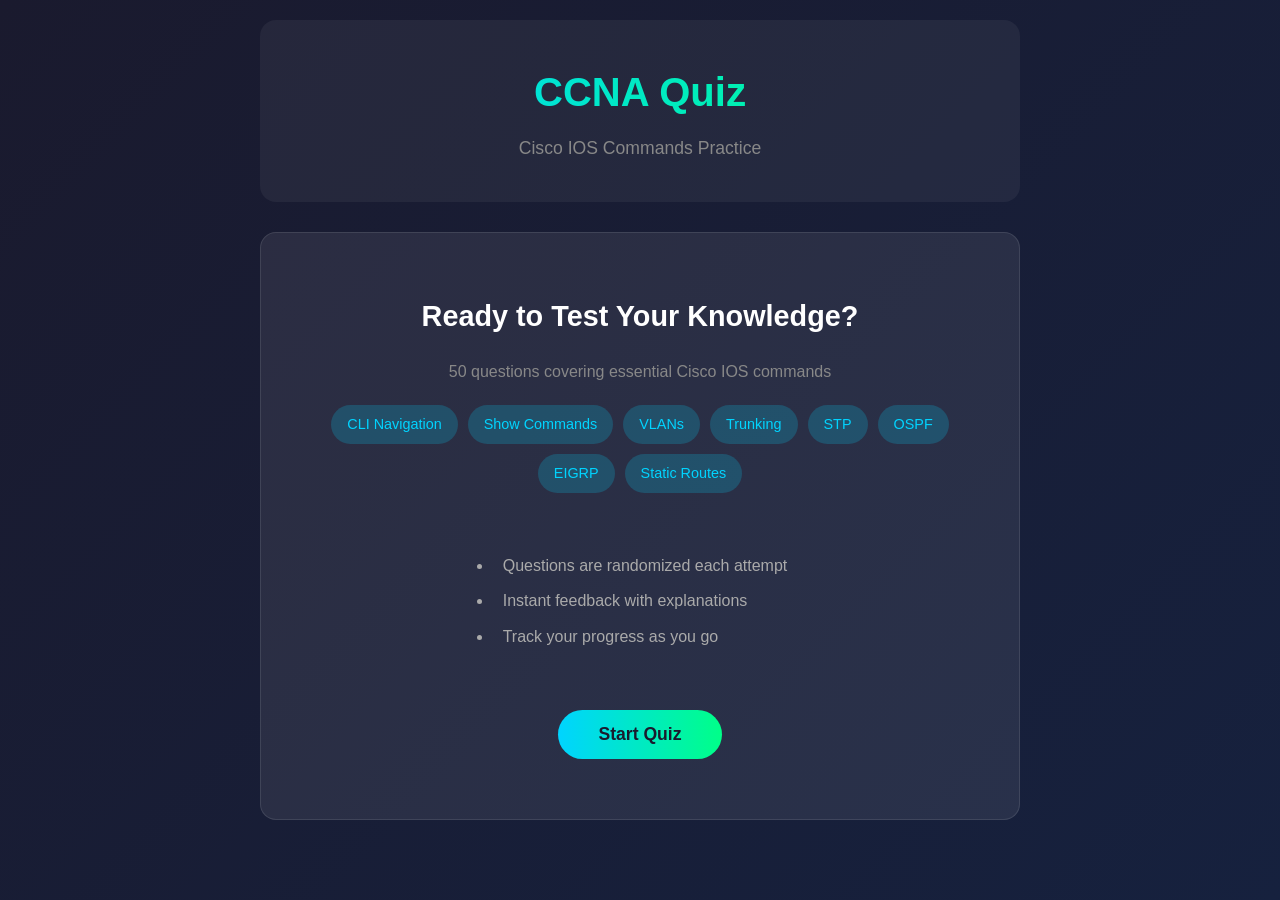
<file: ccna_quiz.html>
<!DOCTYPE html>
<html lang="en">
<head>
    <meta charset="UTF-8">
    <meta name="viewport" content="width=device-width, initial-scale=1.0">
    <meta http-equiv="Content-Security-Policy" content="default-src 'self'; script-src 'self' 'unsafe-inline'; style-src 'self' 'unsafe-inline'; img-src 'self' data:; font-src 'self'; connect-src 'self'; frame-ancestors 'none';">
    <title>CCNA Cisco IOS Commands Quiz</title>
    <style>
        * {
            box-sizing: border-box;
            margin: 0;
            padding: 0;
        }

        body {
            font-family: -apple-system, BlinkMacSystemFont, 'Segoe UI', Roboto, Oxygen, Ubuntu, sans-serif;
            background: linear-gradient(135deg, #1a1a2e 0%, #16213e 100%);
            min-height: 100vh;
            color: #fff;
            line-height: 1.6;
        }

        .container {
            max-width: 800px;
            margin: 0 auto;
            padding: 20px;
        }

        header {
            text-align: center;
            padding: 40px 20px;
            background: rgba(255,255,255,0.05);
            border-radius: 16px;
            margin-bottom: 30px;
        }

        h1 {
            font-size: 2.5rem;
            margin-bottom: 10px;
            background: linear-gradient(90deg, #00d4ff, #00ff88);
            -webkit-background-clip: text;
            -webkit-text-fill-color: transparent;
            background-clip: text;
        }

        .subtitle {
            color: #888;
            font-size: 1.1rem;
        }

        .progress-bar {
            background: rgba(255,255,255,0.1);
            border-radius: 10px;
            height: 12px;
            margin: 20px 0;
            overflow: hidden;
        }

        .progress-fill {
            height: 100%;
            background: linear-gradient(90deg, #00d4ff, #00ff88);
            border-radius: 10px;
            transition: width 0.3s ease;
        }

        .stats {
            display: flex;
            justify-content: space-between;
            margin-bottom: 20px;
            font-size: 0.95rem;
            color: #aaa;
        }

        .score {
            color: #00ff88;
            font-weight: bold;
        }

        .question-card {
            background: rgba(255,255,255,0.08);
            border-radius: 16px;
            padding: 30px;
            margin-bottom: 20px;
            border: 1px solid rgba(255,255,255,0.1);
        }

        .question-number {
            color: #00d4ff;
            font-size: 0.9rem;
            text-transform: uppercase;
            letter-spacing: 2px;
            margin-bottom: 15px;
        }

        .question-text {
            font-size: 1.3rem;
            margin-bottom: 25px;
            color: #fff;
        }

        .options {
            display: flex;
            flex-direction: column;
            gap: 12px;
        }

        .option {
            background: rgba(255,255,255,0.05);
            border: 2px solid rgba(255,255,255,0.15);
            border-radius: 12px;
            padding: 16px 20px;
            cursor: pointer;
            transition: all 0.2s ease;
            font-size: 1rem;
        }

        .option:hover:not(.disabled) {
            background: rgba(255,255,255,0.1);
            border-color: #00d4ff;
            transform: translateX(5px);
        }

        .option.selected {
            border-color: #00d4ff;
            background: rgba(0, 212, 255, 0.15);
        }

        .option.correct {
            border-color: #00ff88;
            background: rgba(0, 255, 136, 0.2);
        }

        .option.incorrect {
            border-color: #ff4757;
            background: rgba(255, 71, 87, 0.2);
        }

        .option.disabled {
            cursor: default;
        }

        .option-letter {
            display: inline-block;
            width: 30px;
            height: 30px;
            line-height: 30px;
            text-align: center;
            background: rgba(255,255,255,0.1);
            border-radius: 8px;
            margin-right: 12px;
            font-weight: bold;
        }

        .explanation {
            margin-top: 20px;
            padding: 20px;
            background: rgba(0, 212, 255, 0.1);
            border-radius: 12px;
            border-left: 4px solid #00d4ff;
            display: none;
        }

        .explanation.show {
            display: block;
            animation: fadeIn 0.3s ease;
        }

        .explanation h4 {
            color: #00d4ff;
            margin-bottom: 8px;
        }

        .btn {
            background: linear-gradient(90deg, #00d4ff, #00ff88);
            color: #1a1a2e;
            border: none;
            padding: 14px 40px;
            font-size: 1.1rem;
            font-weight: bold;
            border-radius: 30px;
            cursor: pointer;
            transition: transform 0.2s, box-shadow 0.2s;
            display: none;
            margin: 20px auto 0;
        }

        .btn:hover {
            transform: translateY(-2px);
            box-shadow: 0 10px 30px rgba(0, 212, 255, 0.3);
        }

        .btn.show {
            display: block;
        }

        .results {
            text-align: center;
            padding: 50px 30px;
            display: none;
        }

        .results.show {
            display: block;
        }

        .results h2 {
            font-size: 2.5rem;
            margin-bottom: 20px;
        }

        .final-score {
            font-size: 5rem;
            font-weight: bold;
            background: linear-gradient(90deg, #00d4ff, #00ff88);
            -webkit-background-clip: text;
            -webkit-text-fill-color: transparent;
            background-clip: text;
            margin: 30px 0;
        }

        .grade {
            font-size: 1.5rem;
            margin-bottom: 30px;
            color: #aaa;
        }

        .grade-message {
            font-size: 1.2rem;
            color: #00ff88;
            margin-bottom: 30px;
        }

        .restart-btn {
            display: inline-block;
        }

        .start-screen {
            text-align: center;
            padding: 60px 30px;
        }

        .start-screen h2 {
            font-size: 1.8rem;
            margin-bottom: 20px;
        }

        .start-screen p {
            color: #888;
            margin-bottom: 10px;
        }

        .start-screen ul {
            text-align: left;
            display: inline-block;
            margin: 20px 0 30px;
            color: #aaa;
        }

        .start-screen li {
            margin: 10px 0;
            padding-left: 10px;
        }

        .topic-tags {
            display: flex;
            flex-wrap: wrap;
            gap: 10px;
            justify-content: center;
            margin: 20px 0 30px;
        }

        .tag {
            background: rgba(0, 212, 255, 0.2);
            color: #00d4ff;
            padding: 8px 16px;
            border-radius: 20px;
            font-size: 0.9rem;
        }

        @keyframes fadeIn {
            from { opacity: 0; transform: translateY(10px); }
            to { opacity: 1; transform: translateY(0); }
        }

        .quiz-container {
            display: none;
        }

        .quiz-container.show {
            display: block;
            animation: fadeIn 0.5s ease;
        }

        @media (max-width: 600px) {
            h1 { font-size: 1.8rem; }
            .question-text { font-size: 1.1rem; }
            .option { padding: 14px 16px; font-size: 0.95rem; }
            .final-score { font-size: 3.5rem; }
        }
    </style>
</head>
<body>
    <div class="container">
        <header>
            <h1>CCNA Quiz</h1>
            <p class="subtitle">Cisco IOS Commands Practice</p>
        </header>

        <div class="question-card start-screen" id="startScreen">
            <h2>Ready to Test Your Knowledge?</h2>
            <p>50 questions covering essential Cisco IOS commands</p>

            <div class="topic-tags">
                <span class="tag">CLI Navigation</span>
                <span class="tag">Show Commands</span>
                <span class="tag">VLANs</span>
                <span class="tag">Trunking</span>
                <span class="tag">STP</span>
                <span class="tag">OSPF</span>
                <span class="tag">EIGRP</span>
                <span class="tag">Static Routes</span>
            </div>

            <ul>
                <li>Questions are randomized each attempt</li>
                <li>Instant feedback with explanations</li>
                <li>Track your progress as you go</li>
            </ul>

            <button class="btn show" onclick="startQuiz()">Start Quiz</button>
        </div>

        <div class="quiz-container" id="quizContainer">
            <div class="stats">
                <span>Question <span id="currentNum">1</span> of <span id="totalNum">50</span></span>
                <span>Score: <span class="score" id="score">0</span></span>
            </div>

            <div class="progress-bar">
                <div class="progress-fill" id="progressFill" style="width: 0%"></div>
            </div>

            <div class="question-card">
                <div class="question-number" id="questionNumber">Question 1</div>
                <div class="question-text" id="questionText"></div>

                <div class="options" id="options"></div>

                <div class="explanation" id="explanation">
                    <h4>Explanation</h4>
                    <p id="explanationText"></p>
                </div>

                <button class="btn" id="nextBtn" onclick="nextQuestion()">Next Question</button>
            </div>
        </div>

        <div class="question-card results" id="results">
            <h2>Quiz Complete!</h2>
            <div class="final-score" id="finalScore">0%</div>
            <div class="grade" id="grade">0 / 50 correct</div>
            <div class="grade-message" id="gradeMessage"></div>
            <button class="btn restart-btn show" onclick="restartQuiz()">Try Again</button>
        </div>
    </div>

    <script>
        const _k = "CCNA2024";
        const _d = (s, i) => (atob(s).charCodeAt(0) ^ (i % 256) ^ _k.charCodeAt(i % _k.length)) - 48;

        const _a = [
            "eQ==","eQ==","eQ==","fg==","dA==","eQ==","fg==","dA==","eQ==","dA==",
            "eQ==","ew==","eQ==","dA==","fg==","CQ==","fg==","dA==","eQ==","fg==",
            "dA==","eQ==","Fg==","eQ==","eQ==","dA==","eQ==","eQ==","eQ==","eQ==",
            "fg==","fg==","dA==","eQ==","dA==","eQ==","eQ==","eQ==","fg==","eQ==",
            "dA==","eQ==","eQ==","eQ==","eQ==","dA==","eQ==","dA==","eQ==","eQ=="
        ];

        const questions = [
            {
                question: "Which command enters global configuration mode from privileged EXEC mode?",
                options: ["enable", "configure terminal", "config mode", "setup"],
                explanation: "'configure terminal' (or 'conf t') enters global config mode from privileged EXEC."
            },
            {
                question: "What prompt indicates you are in privileged EXEC mode?",
                options: ["Router>", "Router#", "Router(config)#", "Router(config-if)#"],
                explanation: "The # symbol indicates privileged EXEC mode; > indicates user EXEC mode."
            },
            {
                question: "Which command moves from user EXEC mode to privileged EXEC mode?",
                options: ["login", "enable", "privilege", "escalate"],
                explanation: "'enable' elevates from user EXEC (>) to privileged EXEC (#) mode."
            },
            {
                question: "What command returns you to privileged EXEC mode from any config mode?",
                options: ["exit", "quit", "end", "disable"],
                explanation: "'end' (or Ctrl+Z) returns directly to privileged EXEC from any config mode."
            },
            {
                question: "Which command enters interface configuration mode for GigabitEthernet0/1?",
                options: ["interface gigabitethernet 0/1", "config interface g0/1", "enter g0/1", "select interface 0/1"],
                explanation: "'interface gigabitethernet 0/1' (or 'int g0/1') enters interface config mode."
            },
            {
                question: "Which command displays the running configuration?",
                options: ["show config", "show running-config", "display config", "view running"],
                explanation: "'show running-config' (or 'sh run') displays the active configuration in RAM."
            },
            {
                question: "Which command shows the IOS version and hardware information?",
                options: ["show system", "show hardware", "show version", "show info"],
                explanation: "'show version' displays IOS version, uptime, hardware, and license info."
            },
            {
                question: "What command displays all interfaces and their IP addresses?",
                options: ["show ip interface brief", "show interfaces all", "show ip addresses", "display interfaces"],
                explanation: "'show ip interface brief' shows a summary of interfaces, IPs, and status."
            },
            {
                question: "Which command shows the routing table?",
                options: ["show routes", "show ip route", "display routing", "show routing-table"],
                explanation: "'show ip route' displays the IP routing table with all learned routes."
            },
            {
                question: "What command displays the MAC address table on a switch?",
                options: ["show mac-address-table", "show mac table", "show arp", "show addresses"],
                explanation: "'show mac-address-table' displays the switch's MAC address to port mappings."
            },
            {
                question: "Which command shows detailed information about a specific interface?",
                options: ["show interface detail g0/1", "show interfaces g0/1", "display interface g0/1", "show g0/1 status"],
                explanation: "'show interfaces <interface>' shows detailed statistics and configuration."
            },
            {
                question: "What command displays the ARP cache?",
                options: ["show arp", "show ip arp", "show arp-cache", "show arp table"],
                explanation: "'show ip arp' (or 'show arp') displays the ARP cache in Cisco IOS."
            },
            {
                question: "Which command sets the hostname of a device to 'CoreRouter'?",
                options: ["set hostname CoreRouter", "hostname CoreRouter", "name CoreRouter", "device-name CoreRouter"],
                explanation: "'hostname <name>' sets the device hostname in global config mode."
            },
            {
                question: "What command assigns IP address 192.168.1.1/24 to an interface?",
                options: ["ip address 192.168.1.1 255.255.255.0", "set ip 192.168.1.1/24", "ipaddress 192.168.1.1 /24", "address 192.168.1.1 mask 24"],
                explanation: "'ip address <ip> <subnet-mask>' assigns an IP in interface config mode."
            },
            {
                question: "Which command enables an interface that is administratively down?",
                options: ["enable", "activate", "no shutdown", "start"],
                explanation: "'no shutdown' (or 'no shut') enables an interface."
            },
            {
                question: "What command saves the running configuration to NVRAM?",
                options: ["save config", "write memory", "copy running-config startup-config", "write config memory"],
                explanation: "'copy running-config startup-config' (or 'wr') saves the config to NVRAM."
            },
            {
                question: "Which command sets the enable secret password to 'cisco123'?",
                options: ["password cisco123", "enable password cisco123", "enable secret cisco123", "secret enable cisco123"],
                explanation: "'enable secret' sets an encrypted password for privileged EXEC access."
            },
            {
                question: "What command configures a description on an interface?",
                options: ["description Link to WAN", "name Link to WAN", "label Link to WAN", "comment Link to WAN"],
                explanation: "'description <text>' adds a description to an interface."
            },
            {
                question: "Which command disables DNS lookup on a router?",
                options: ["no dns lookup", "no ip domain-lookup", "dns disable", "ip dns off"],
                explanation: "'no ip domain-lookup' prevents the router from trying to resolve typos as hostnames."
            },
            {
                question: "What command encrypts all plain-text passwords in the config?",
                options: ["encrypt passwords", "password encryption", "service password-encryption", "enable encryption"],
                explanation: "'service password-encryption' encrypts passwords using type 7 encryption."
            },
            {
                question: "Which command enters console line configuration mode?",
                options: ["line console 0", "console line 0", "config console", "line con"],
                explanation: "'line console 0' enters console line configuration mode."
            },
            {
                question: "What command configures VTY lines 0-4 for remote access?",
                options: ["vty 0 4", "line vty 0 4", "remote-access 0-4", "telnet lines 0 4"],
                explanation: "'line vty 0 4' configures virtual terminal lines for SSH/Telnet."
            },
            {
                question: "Which command sets a console password and enables login?",
                options: ["password cisco", "login", "password cisco, login", "console password cisco"],
                explanation: "Use 'password <pwd>' followed by 'login' to require password on console."
            },
            {
                question: "What command prevents console messages from interrupting your typing?",
                options: ["no messages", "logging synchronous", "quiet mode", "disable logging"],
                explanation: "'logging synchronous' re-displays your command after syslog messages."
            },
            {
                question: "Which command sets the console timeout to 10 minutes?",
                options: ["timeout 10", "exec-timeout 10 0", "session-timeout 10", "idle-timeout 10"],
                explanation: "'exec-timeout <minutes> <seconds>' sets the idle timeout period."
            },
            {
                question: "Which command creates VLAN 100 on a switch?",
                options: ["vlan 100", "create vlan 100", "add vlan 100", "new vlan 100"],
                explanation: "'vlan 100' in global config mode creates the VLAN and enters VLAN config."
            },
            {
                question: "What command assigns a name to a VLAN?",
                options: ["vlan name Sales", "name Sales", "description Sales", "label Sales"],
                explanation: "'name <name>' assigns a name to a VLAN in VLAN configuration mode."
            },
            {
                question: "Which command assigns an interface to VLAN 10 as an access port?",
                options: ["vlan 10", "switchport access vlan 10", "access vlan 10", "port vlan 10"],
                explanation: "'switchport access vlan 10' assigns the port to VLAN 10."
            },
            {
                question: "What command configures a port as an access port?",
                options: ["port mode access", "switchport mode access", "access mode enable", "mode access"],
                explanation: "'switchport mode access' sets the port to access mode (single VLAN)."
            },
            {
                question: "Which command displays all VLANs and their port assignments?",
                options: ["show vlans", "show vlan brief", "display vlan", "show vlan all"],
                explanation: "'show vlan brief' displays a summary of VLANs and assigned ports."
            },
            {
                question: "What command configures an interface as a trunk port?",
                options: ["switchport trunk", "trunk enable", "switchport mode trunk", "mode trunk"],
                explanation: "'switchport mode trunk' configures the port to carry multiple VLANs."
            },
            {
                question: "Which command sets the native VLAN on a trunk to VLAN 99?",
                options: ["native vlan 99", "switchport native vlan 99", "switchport trunk native vlan 99", "trunk native 99"],
                explanation: "'switchport trunk native vlan 99' sets VLAN 99 as the native VLAN."
            },
            {
                question: "What command restricts a trunk to only allow VLANs 10, 20, and 30?",
                options: ["switchport trunk allowed vlan 10,20,30", "trunk vlan 10 20 30", "vlan allow 10,20,30", "permit vlan 10,20,30"],
                explanation: "'switchport trunk allowed vlan 10,20,30' restricts the trunk to specific VLANs."
            },
            {
                question: "Which command configures a Layer 3 switch interface with an IP address?",
                options: ["ip address 192.168.1.1 255.255.255.0", "no switchport", "layer3 mode enable", "switchport no shutdown"],
                explanation: "'no switchport' converts a switch port to a routed port for layer 3 operation."
            },
            {
                question: "What command creates a switch virtual interface for VLAN 10?",
                options: ["interface vlan 10", "vlan interface 10", "svi vlan 10", "create svi 10"],
                explanation: "'interface vlan 10' creates an SVI for inter-VLAN routing."
            },
            {
                question: "Which command displays spanning tree information?",
                options: ["show stp", "show spanning-tree", "show tree", "display spanning-tree"],
                explanation: "'show spanning-tree' displays STP status, root bridge, and port states."
            },
            {
                question: "What command sets a switch as the root bridge for VLAN 1?",
                options: ["spanning-tree root primary", "spanning-tree vlan 1 root primary", "stp vlan 1 priority 0", "root-bridge vlan 1"],
                explanation: "'spanning-tree vlan 1 root primary' sets low priority to become root."
            },
            {
                question: "Which command enables PortFast on an access port?",
                options: ["portfast enable", "spanning-tree portfast", "stp portfast", "fast-port"],
                explanation: "'spanning-tree portfast' skips STP listening/learning states."
            },
            {
                question: "What command enables BPDU Guard on a PortFast-enabled port?",
                options: ["bpdu-guard enable", "spanning-tree guard bpdu", "spanning-tree bpduguard enable", "stp bpdu guard"],
                explanation: "'spanning-tree bpduguard enable' shuts down port if BPDU is received."
            },
            {
                question: "Which command changes STP mode to Rapid PVST+?",
                options: ["spanning-tree mode rapid", "spanning-tree mode rapid-pvst", "stp mode rstp", "rapid-pvst enable"],
                explanation: "'spanning-tree mode rapid-pvst' enables Rapid PVST+ on the switch."
            },
            {
                question: "What command manually sets the STP priority to 4096 for VLAN 10?",
                options: ["spanning-tree vlan 10 priority 4096", "stp priority 4096 vlan 10", "spanning-tree priority 4096", "vlan 10 stp-priority 4096"],
                explanation: "'spanning-tree vlan 10 priority 4096' sets specific priority (must be multiple of 4096)."
            },
            {
                question: "Which command enables OSPF process 1 on a router?",
                options: ["ospf 1", "router ospf 1", "enable ospf 1", "protocol ospf 1"],
                explanation: "'router ospf 1' enters OSPF router configuration mode with process ID 1."
            },
            {
                question: "What command advertises network 10.0.0.0/24 in OSPF area 0?",
                options: ["network 10.0.0.0 255.255.255.0 area 0", "network 10.0.0.0 0.0.0.255 area 0", "advertise 10.0.0.0/24 area 0", "ospf network 10.0.0.0 area 0"],
                explanation: "OSPF uses wildcard masks. '0.0.0.255' is the wildcard for /24."
            },
            {
                question: "Which command displays OSPF neighbor relationships?",
                options: ["show ospf neighbors", "show ip ospf neighbor", "show ospf adjacency", "display ospf peers"],
                explanation: "'show ip ospf neighbor' displays OSPF adjacencies and their states."
            },
            {
                question: "What command sets the OSPF router ID to 1.1.1.1?",
                options: ["ospf router-id 1.1.1.1", "router-id 1.1.1.1", "id 1.1.1.1", "set router-id 1.1.1.1"],
                explanation: "'router-id 1.1.1.1' manually sets the OSPF router ID."
            },
            {
                question: "Which command shows the OSPF link-state database?",
                options: ["show ip ospf database", "show ospf lsdb", "show ip ospf lsa", "display ospf database"],
                explanation: "'show ip ospf database' displays the LSDB with all LSAs."
            },
            {
                question: "What command changes the OSPF cost on an interface to 100?",
                options: ["ospf cost 100", "ip ospf cost 100", "cost 100", "bandwidth cost 100"],
                explanation: "'ip ospf cost 100' manually sets the OSPF cost in interface config."
            },
            {
                question: "Which command configures OSPF authentication using MD5 on an interface?",
                options: ["ip ospf authentication message-digest", "ospf auth md5", "authentication ospf md5", "ip ospf md5 enable"],
                explanation: "'ip ospf authentication message-digest' enables MD5 authentication."
            },
            {
                question: "What command makes an interface passive in OSPF (no hellos sent)?",
                options: ["passive interface g0/1", "passive-interface g0/1", "interface g0/1 passive", "ospf passive g0/1"],
                explanation: "'passive-interface <int>' stops OSPF from sending hellos on that interface."
            },
            {
                question: "Which command enables EIGRP with AS number 100?",
                options: ["eigrp 100", "router eigrp 100", "enable eigrp 100", "protocol eigrp 100"],
                explanation: "'router eigrp 100' enters EIGRP configuration with AS 100."
            }
        ];

        function getCorrectAnswer(originalIndex) {
            return _d(_a[originalIndex], originalIndex);
        }

        let currentQuestion = 0;
        let score = 0;
        let shuffledQuestions = [];
        let answered = false;

        function shuffleArray(array) {
            const indices = array.map((_, i) => i);
            for (let i = indices.length - 1; i > 0; i--) {
                const j = Math.floor(Math.random() * (i + 1));
                [indices[i], indices[j]] = [indices[j], indices[i]];
            }
            return indices.map(i => ({ ...array[i], _origIdx: i }));
        }

        function startQuiz() {
            shuffledQuestions = shuffleArray(questions);
            currentQuestion = 0;
            score = 0;
            answered = false;

            document.getElementById('startScreen').style.display = 'none';
            document.getElementById('results').classList.remove('show');
            document.getElementById('quizContainer').classList.add('show');
            document.getElementById('totalNum').textContent = shuffledQuestions.length;

            showQuestion();
        }

        function showQuestion() {
            const q = shuffledQuestions[currentQuestion];
            answered = false;

            document.getElementById('currentNum').textContent = currentQuestion + 1;
            document.getElementById('questionNumber').textContent = 'Question ' + (currentQuestion + 1);
            document.getElementById('questionText').textContent = q.question;
            document.getElementById('score').textContent = score;

            const progress = ((currentQuestion) / shuffledQuestions.length) * 100;
            document.getElementById('progressFill').style.width = progress + '%';

            const optionsContainer = document.getElementById('options');
            optionsContainer.innerHTML = '';

            const letters = ['A', 'B', 'C', 'D'];
            q.options.forEach((option, index) => {
                const optionEl = document.createElement('div');
                optionEl.className = 'option';

                const letterSpan = document.createElement('span');
                letterSpan.className = 'option-letter';
                letterSpan.textContent = letters[index];

                optionEl.appendChild(letterSpan);
                optionEl.appendChild(document.createTextNode(option));
                optionEl.onclick = () => selectAnswer(index);
                optionsContainer.appendChild(optionEl);
            });

            document.getElementById('explanation').classList.remove('show');
            document.getElementById('nextBtn').classList.remove('show');
        }

        function selectAnswer(selected) {
            if (answered) return;
            answered = true;

            const q = shuffledQuestions[currentQuestion];
            const correctAnswer = getCorrectAnswer(q._origIdx);
            const options = document.querySelectorAll('.option');

            options.forEach((opt, index) => {
                opt.classList.add('disabled');
                if (index === correctAnswer) {
                    opt.classList.add('correct');
                } else if (index === selected) {
                    opt.classList.add('incorrect');
                }
            });

            if (selected === correctAnswer) {
                score++;
                document.getElementById('score').textContent = score;
            }

            document.getElementById('explanationText').textContent = q.explanation;
            document.getElementById('explanation').classList.add('show');

            const nextBtn = document.getElementById('nextBtn');
            if (currentQuestion === shuffledQuestions.length - 1) {
                nextBtn.textContent = 'See Results';
            } else {
                nextBtn.textContent = 'Next Question';
            }
            nextBtn.classList.add('show');
        }

        function nextQuestion() {
            currentQuestion++;

            if (currentQuestion >= shuffledQuestions.length) {
                showResults();
            } else {
                showQuestion();
            }
        }

        function showResults() {
            document.getElementById('quizContainer').classList.remove('show');
            document.getElementById('results').classList.add('show');

            const percentage = Math.round((score / shuffledQuestions.length) * 100);
            document.getElementById('finalScore').textContent = percentage + '%';
            document.getElementById('grade').textContent = score + ' / ' + shuffledQuestions.length + ' correct';

            let message = '';
            if (percentage >= 90) {
                message = "Excellent! You're well prepared for the CCNA!";
            } else if (percentage >= 80) {
                message = "Great job! A bit more practice and you'll ace it!";
            } else if (percentage >= 70) {
                message = "Good effort! Review the topics you missed.";
            } else if (percentage >= 60) {
                message = "Keep studying! Focus on the areas where you struggled.";
            } else {
                message = "More practice needed. Review the Cisco IOS fundamentals.";
            }
            document.getElementById('gradeMessage').textContent = message;
        }

        function restartQuiz() {
            startQuiz();
        }
    </script>
</body>
</html>
</file>
<file: css/style.css>
/* Network Tetris - Retro Pixel Styling */

/* CSS Variables for theming */
:root {
    --color-primary: #00d4ff;
    --color-secondary: #ff6b9d;
    --color-success: #00ff9d;
    --color-warning: #ffd400;
    --color-danger: #ff4444;
    --color-background: #0a0a1a;
    --color-surface: #1a1a3a;
    --color-border: #333366;
    --color-text-primary: #ffffff;
    --color-text-secondary: #aaaaaa;  /* ACCESSIBILITY FIX: Improved contrast from #888 to #aaa (5.4:1 ratio) */
}

/* Reset and base styles */
* {
    margin: 0;
    padding: 0;
    box-sizing: border-box;
    /* Prevent tap highlight on mobile */
    -webkit-tap-highlight-color: transparent;
}

body {
    background: var(--color-background);
    color: var(--color-text-primary);
    font-family: 'Press Start 2P', monospace;
    min-height: 100vh;
    display: -webkit-box;
    display: -ms-flexbox;
    display: flex;
    -webkit-box-pack: center;
    -ms-flex-pack: center;
    justify-content: center;
    -webkit-box-align: center;
    -ms-flex-align: center;
    align-items: center;
    overflow-x: hidden;
    overflow-y: auto;
    transition: background-color 0.3s ease;
}

/* Game Container */
#game-container {
    width: 100%;
    max-width: 1000px;
    min-height: 700px;
    position: relative;
    padding: 20px;
}

/* Screens */
.screen {
    display: none;
    width: 100%;
    height: 100%;
}

.screen.active {
    display: block;
}

.screen.overlay {
    position: fixed;
    top: 0;
    left: 0;
    right: 0;
    bottom: 0;
    background: rgba(10, 10, 26, 0.95);
    display: none;
    justify-content: center;
    align-items: center;
    flex-direction: column;
    z-index: 500;
    gap: 15px;
    padding: 20px;
}

.screen.overlay.active {
    display: flex;
}

.screen.overlay h2 {
    margin-bottom: 20px;
}

.screen.overlay .menu-btn {
    min-width: 200px;
}

/* ========================================
   LAUNCH PANEL - Main Entry Point
   ======================================== */
#launch-panel {
    flex-direction: column;
    min-height: 100%;
    padding: 20px;
}

#launch-panel.active {
    display: flex;
}

/* Launch Header */
.launch-header {
    text-align: center;
    margin-bottom: 30px;
}

.launch-logo {
    display: flex;
    flex-direction: column;
    align-items: center;
    gap: 8px;
}

.logo-icon {
    font-size: 32px;
    color: var(--color-primary);
    margin-bottom: 5px;
}

.logo-bracket {
    color: var(--color-secondary);
}

.logo-text {
    color: var(--color-primary);
    text-shadow: 0 0 20px var(--color-primary);
}

.launch-title {
    font-size: clamp(24px, 6vw, 36px);
    color: var(--color-text-primary);
    letter-spacing: 4px;
    margin: 0;
    text-shadow:
        0 0 10px var(--color-primary),
        0 2px 0 #0a0a1a;
}

.launch-tagline {
    font-size: 10px;
    color: var(--color-text-secondary);
    letter-spacing: 3px;
    margin-top: 5px;
}

/* Module Grid */
.launch-modules {
    flex: 1;
    display: flex;
    justify-content: center;
    align-items: center;
}

.module-grid {
    display: grid;
    grid-template-columns: repeat(2, 1fr);
    gap: 20px;
    max-width: 800px;
    width: 100%;
}

/* ========================================
   DESKTOP LAYOUT WITH SIDEBAR (1024px+)
   ======================================== */
@media (min-width: 1024px) {
    #launch-panel {
        flex-direction: row;
        padding: 20px;
        gap: 30px;
    }

    /* Desktop Sidebar */
    .launch-footer {
        position: fixed;
        left: 0;
        top: 0;
        bottom: 0;
        width: 220px;
        background: var(--color-surface);
        border-right: 2px solid var(--color-border);
        display: flex;
        flex-direction: column;
        padding: 20px;
        margin: 0;
        text-align: left;
        z-index: 100;
    }

    .footer-stats {
        flex-direction: column;
        gap: 20px;
        margin-bottom: 30px;
        align-items: flex-start;
    }

    .footer-stat {
        flex-direction: row;
        gap: 12px;
        width: 100%;
        padding: 12px;
        background: rgba(0, 212, 255, 0.05);
        border-radius: 8px;
        border: 1px solid var(--color-border);
    }

    .footer-stat .stat-icon {
        font-size: 20px;
    }

    .footer-stat .stat-val {
        font-size: 16px;
    }

    .footer-stat .stat-name {
        font-size: 8px;
        color: var(--color-text-secondary);
    }

    .footer-nav {
        flex-direction: column;
        gap: 8px;
        margin-bottom: 20px;
    }

    .footer-btn {
        width: 100%;
        justify-content: flex-start;
        text-align: left;
        padding: 12px;
    }

    .footer-version {
        margin-top: auto;
        flex-direction: column;
        gap: 4px;
    }

    .footer-version .separator {
        display: none;
    }

    /* Main content offset for sidebar */
    .launch-header,
    .launch-modules {
        margin-left: 240px;
    }

    /* Move header into sidebar on desktop */
    .launch-header {
        position: fixed;
        top: 0;
        left: 0;
        width: 220px;
        padding: 20px;
        background: var(--color-surface);
        border-right: 2px solid var(--color-border);
        border-bottom: 1px solid var(--color-border);
        z-index: 101;
        margin-bottom: 0;
    }

    .launch-title {
        font-size: 14px;
        letter-spacing: 2px;
    }

    .launch-tagline {
        font-size: 7px;
    }

    .logo-icon {
        font-size: 24px;
    }

    /* Offset footer below header */
    .launch-footer {
        top: 120px;
    }

    .launch-modules {
        padding-top: 100px;
        width: calc(100% - 260px);
    }

    /* 3-column grid on desktop */
    .module-grid {
        grid-template-columns: repeat(3, 1fr);
        max-width: 1000px;
        gap: 24px;
    }

    /* Center the 5th module card */
    .module-card:nth-child(5) {
        grid-column: 2;
    }
}

/* ========================================
   TABLET LAYOUT (768px - 1023px)
   ======================================== */
@media (min-width: 768px) and (max-width: 1023px) {
    .module-grid {
        grid-template-columns: repeat(3, 1fr);
        max-width: 900px;
    }

    /* Center the 5th module card on tablet too */
    .module-card:nth-child(5) {
        grid-column: 2;
    }

    .footer-stats {
        gap: 30px;
    }
}

/* Module Cards */
.module-card {
    background: var(--color-surface);
    border: 2px solid var(--color-border);
    border-radius: 12px;
    padding: 20px;
    display: flex;
    flex-direction: column;
    gap: 12px;
    transition: all 0.3s ease;
    position: relative;
    overflow: hidden;
}

.module-card::before {
    content: '';
    position: absolute;
    top: 0;
    left: 0;
    right: 0;
    height: 3px;
    background: linear-gradient(90deg, transparent, var(--card-accent, var(--color-primary)), transparent);
    opacity: 0;
    transition: opacity 0.3s;
}

.module-card:hover {
    transform: translateY(-4px);
    border-color: var(--card-accent, var(--color-primary));
    box-shadow: 0 8px 32px rgba(0, 0, 0, 0.3),
                0 0 20px color-mix(in srgb, var(--card-accent, var(--color-primary)) 30%, transparent);
}

.module-card:hover::before {
    opacity: 1;
}

/* Card Accent Colors */
.subnet-card { --card-accent: #00d4ff; }
.packet-card { --card-accent: #9933ff; }
.osi-card { --card-accent: #ff6b9d; }
.coming-soon-card {
    --card-accent: #666;
    opacity: 0.6;
}

.coming-soon-card:hover {
    transform: none;
    cursor: not-allowed;
}

/* Card Icon */
.card-icon {
    width: 60px;
    height: 60px;
    display: flex;
    align-items: center;
    justify-content: center;
    background: rgba(255, 255, 255, 0.05);
    border-radius: 8px;
    margin-bottom: 5px;
}

.icon-subnet {
    font-size: 18px;
    color: #00d4ff;
    font-weight: bold;
}

.icon-packet {
    position: relative;
    width: 40px;
    height: 20px;
}

.packet-dot {
    position: absolute;
    width: 12px;
    height: 12px;
    background: #9933ff;
    border-radius: 50%;
    left: 0;
    top: 50%;
    transform: translateY(-50%);
    animation: packetMove 2s infinite;
}

.packet-trail {
    position: absolute;
    height: 2px;
    width: 100%;
    background: linear-gradient(90deg, #9933ff, transparent);
    top: 50%;
    transform: translateY(-50%);
}

@keyframes packetMove {
    0%, 100% { left: 0; }
    50% { left: 28px; }
}

.icon-osi .layer-stack {
    display: flex;
    flex-direction: column;
    gap: 2px;
}

.icon-osi .layer {
    width: 30px;
    height: 6px;
    border-radius: 2px;
}

.icon-osi .l5 { background: #4CAF50; }
.icon-osi .l4 { background: #2196F3; }
.icon-osi .l3 { background: #FF9800; }
.icon-osi .l2 { background: #9C27B0; }
.icon-osi .l1 { background: #607D8B; }

.icon-coming {
    font-size: 24px;
    color: #666;
}

/* Card Content */
.card-content {
    flex: 1;
}

.card-title {
    font-size: 12px;
    color: var(--card-accent, var(--color-primary));
    margin: 0 0 8px 0;
    letter-spacing: 1px;
}

.card-desc {
    font-size: 8px;
    color: var(--color-text-secondary);
    line-height: 1.6;
    margin-bottom: 10px;
}

.card-modes {
    display: flex;
    gap: 6px;
    flex-wrap: wrap;
}

.mode-tag {
    font-size: 6px;
    padding: 3px 6px;
    background: rgba(255, 255, 255, 0.1);
    border-radius: 3px;
    color: var(--color-text-secondary);
}

/* Card Progress */
.card-progress {
    margin-top: auto;
}

.progress-bar {
    height: 4px;
    background: rgba(255, 255, 255, 0.1);
    border-radius: 2px;
    overflow: hidden;
    margin-bottom: 6px;
}

.progress-fill {
    height: 100%;
    background: var(--card-accent, var(--color-primary));
    border-radius: 2px;
    transition: width 0.5s ease;
}

.progress-label {
    font-size: 7px;
    color: var(--color-text-secondary);
}

/* Card Button */
.card-btn {
    width: 100%;
    padding: 12px;
    font-family: 'Press Start 2P', monospace;
    font-size: 10px;
    background: transparent;
    border: 2px solid var(--card-accent, var(--color-primary));
    color: var(--card-accent, var(--color-primary));
    border-radius: 6px;
    cursor: pointer;
    transition: all 0.2s;
    margin-top: 10px;
}

.card-btn:hover:not(:disabled) {
    background: var(--card-accent, var(--color-primary));
    color: var(--color-background);
}

.card-btn:disabled {
    opacity: 0.4;
    cursor: not-allowed;
}

/* Launch Footer */
.launch-footer {
    margin-top: 30px;
    text-align: center;
}

.footer-stats {
    display: flex;
    justify-content: center;
    gap: 40px;
    margin-bottom: 20px;
}

.footer-stat {
    display: flex;
    flex-direction: column;
    align-items: center;
    gap: 4px;
}

.footer-stat .stat-icon {
    font-size: 16px;
}

.footer-stat .stat-val {
    font-size: 14px;
    color: var(--color-primary);
}

.footer-stat .stat-name {
    font-size: 7px;
    color: var(--color-text-secondary);
}

.footer-nav {
    display: flex;
    justify-content: center;
    gap: 10px;
    flex-wrap: wrap;
    margin-bottom: 20px;
}

.footer-btn {
    font-family: 'Press Start 2P', monospace;
    font-size: 8px;
    padding: 10px 16px;
    background: transparent;
    border: 1px solid var(--color-border);
    color: var(--color-text-secondary);
    border-radius: 4px;
    cursor: pointer;
    transition: all 0.2s;
}

.footer-btn:hover {
    border-color: var(--color-primary);
    color: var(--color-primary);
}

.footer-version {
    font-size: 7px;
    color: var(--color-text-secondary);
    opacity: 0.6;
}

.footer-version .separator {
    margin: 0 8px;
}

/* ========================================
   SUBNET HUB MENU (formerly main-menu)
   ======================================== */
.hub-header {
    display: flex;
    align-items: center;
    gap: 20px;
    margin-bottom: 30px;
}

.back-btn {
    font-family: 'Press Start 2P', monospace;
    font-size: 10px;
    padding: 10px 16px;
    background: transparent;
    border: 2px solid var(--color-border);
    color: var(--color-text-secondary);
    border-radius: 6px;
    cursor: pointer;
    transition: all 0.2s;
}

.back-btn:hover {
    border-color: var(--color-primary);
    color: var(--color-primary);
}

.hub-title {
    font-size: 24px;
    color: var(--color-primary);
    letter-spacing: 2px;
    margin: 0;
}

.hub-content {
    display: flex;
    flex-direction: column;
    gap: 30px;
}

.hub-modes {
    display: grid;
    grid-template-columns: repeat(2, 1fr);
    gap: 20px;
}

.hub-mode-card {
    background: var(--color-surface);
    border: 2px solid var(--color-border);
    border-radius: 10px;
    padding: 20px;
    text-align: center;
    transition: all 0.3s;
}

.hub-mode-card:hover {
    border-color: var(--color-primary);
    transform: translateY(-2px);
}

.hub-mode-card.daily-mode {
    border-color: var(--color-warning);
}

.hub-mode-card.daily-mode:hover {
    border-color: var(--color-warning);
    box-shadow: 0 0 20px rgba(255, 212, 0, 0.2);
}

.mode-icon {
    font-size: 28px;
    margin-bottom: 12px;
}

.hub-mode-card h3 {
    font-size: 11px;
    color: var(--color-text-primary);
    margin-bottom: 8px;
}

.hub-mode-card p {
    font-size: 8px;
    color: var(--color-text-secondary);
    margin-bottom: 15px;
    line-height: 1.5;
}

.mode-btn {
    font-family: 'Press Start 2P', monospace;
    font-size: 10px;
    padding: 12px 24px;
    background: var(--color-primary);
    border: none;
    color: var(--color-background);
    border-radius: 6px;
    cursor: pointer;
    transition: all 0.2s;
}

.mode-btn:hover {
    background: #00f0ff;
    transform: scale(1.05);
}

.daily-mode .mode-btn {
    background: var(--color-warning);
}

.daily-mode .mode-btn:hover {
    background: #ffe033;
}

.hub-stats {
    display: flex;
    justify-content: center;
    gap: 40px;
    padding: 20px;
    background: var(--color-surface);
    border-radius: 8px;
}

.hub-stat {
    text-align: center;
}

.hub-stat .label {
    display: block;
    font-size: 8px;
    color: var(--color-text-secondary);
    margin-bottom: 5px;
}

.hub-stat .value {
    font-size: 16px;
    color: var(--color-primary);
}

.hub-footer {
    display: flex;
    justify-content: center;
    gap: 15px;
    margin-top: 30px;
}

.hub-btn {
    font-family: 'Press Start 2P', monospace;
    font-size: 9px;
    padding: 12px 20px;
    background: transparent;
    border: 2px solid var(--color-border);
    color: var(--color-text-secondary);
    border-radius: 6px;
    cursor: pointer;
    transition: all 0.2s;
}

.hub-btn:hover {
    border-color: var(--color-primary);
    color: var(--color-primary);
}

/* Responsive Launch Panel */
@media (max-width: 768px) {
    .module-grid {
        grid-template-columns: 1fr;
    }

    .hub-modes {
        grid-template-columns: 1fr;
    }

    .footer-stats {
        gap: 20px;
    }

    .hub-stats {
        flex-direction: column;
        gap: 15px;
    }
}

@media (max-width: 480px) {
    .launch-title {
        font-size: 20px;
    }

    .module-card {
        padding: 15px;
    }

    .card-title {
        font-size: 10px;
    }

    .footer-nav {
        flex-direction: column;
        align-items: center;
    }

    .footer-btn {
        width: 80%;
    }
}

/* Main Menu (legacy, keeping for compatibility) */
#main-menu {
    text-align: center;
    padding-top: 20px;
}

.title {
    font-size: 48px;
    color: var(--color-primary);
    text-shadow:
        4px 4px 0 color-mix(in srgb, var(--color-primary) 50%, black),
        -2px -2px 0 var(--color-secondary);
    margin-bottom: 10px;
    line-height: 1.3;
    -webkit-animation: titlePulse 2s ease-in-out infinite;
    animation: titlePulse 2s ease-in-out infinite;
}

@-webkit-keyframes titlePulse {
    0%, 100% { -webkit-transform: scale(1); transform: scale(1); }
    50% { -webkit-transform: scale(1.02); transform: scale(1.02); }
}
@keyframes titlePulse {
    0%, 100% { -webkit-transform: scale(1); transform: scale(1); }
    50% { -webkit-transform: scale(1.02); transform: scale(1.02); }
}

.subtitle {
    font-size: 12px;
    color: #888888;
    margin-bottom: 60px;
}

.menu-buttons {
    display: flex;
    flex-direction: column;
    gap: 20px;
    align-items: center;
}

.menu-btn {
    background: var(--color-surface);
    border: 3px solid var(--color-primary);
    color: var(--color-primary);
    font-family: 'Press Start 2P', monospace;
    font-size: 14px;
    padding: 15px 40px;
    cursor: pointer;
    -webkit-transition: all 0.1s;
    transition: all 0.1s;
    position: relative;
    /* Touch-friendly minimum size */
    min-height: 44px;
    min-width: 44px;
}

.menu-btn:hover {
    background: var(--color-primary);
    color: var(--color-background);
    -webkit-transform: scale(1.05);
    -ms-transform: scale(1.05);
    transform: scale(1.05);
}

.menu-btn:focus {
    outline: 2px solid var(--color-warning);
    outline-offset: 2px;
    background: var(--color-primary);
    color: var(--color-background);
}

.menu-btn:active {
    -webkit-transform: scale(0.98);
    -ms-transform: scale(0.98);
    transform: scale(0.98);
}

.menu-btn.small {
    font-size: 10px;
    padding: 10px 25px;
}

.high-score {
    margin-top: 60px;
    font-size: 12px;
    color: #ffd400;
}

/* Game Screen */
#game-screen {
    display: none;
    flex-direction: column;
    height: 100%;
}

#game-screen.active {
    display: flex;
}

.game-header {
    display: flex;
    justify-content: space-around;
    padding: 15px;
    background: #1a1a2e;
    border: 2px solid #333366;
    margin-bottom: 20px;
}

.stat {
    text-align: center;
}

.stat-label {
    font-size: 10px;
    color: #888888;
    display: block;
    margin-bottom: 5px;
}

.stat-value {
    font-size: 18px;
    color: #00ff9d;
}

.stat-value.warning {
    color: #ffd400;
}

.stat-value.danger {
    color: #ff4444;
    -webkit-animation: dangerPulse 0.5s infinite;
    animation: dangerPulse 0.5s infinite;
}

@-webkit-keyframes dangerPulse {
    0%, 100% { opacity: 1; }
    50% { opacity: 0.5; }
}
@keyframes dangerPulse {
    0%, 100% { opacity: 1; }
    50% { opacity: 0.5; }
}

.stat-value.flash {
    animation: scoreFlash 0.2s;
}

@keyframes scoreFlash {
    0%, 100% { color: #00ff9d; }
    50% { color: #ffffff; transform: scale(1.2); }
}

.stat-value.high {
    color: #ff6b9d;
    animation: comboPulse 0.5s infinite;
}

@keyframes comboPulse {
    0%, 100% { transform: scale(1); }
    50% { transform: scale(1.1); }
}

/* Game Area */
.game-area {
    display: flex;
    gap: 15px;
    justify-content: center;
    align-items: flex-start;
}

/* Building Panel */
#building-panel {
    width: 200px;
    flex-shrink: 0;
}

#building-canvas {
    display: block;
    background: #0a0a1a;
    border: 2px solid #333366;
    width: 200px;
    height: 300px;
}

#building-status {
    margin-top: 10px;
    max-height: 150px;
    overflow-y: auto;
}

.floor-legend {
    font-size: 8px;
    line-height: 1.6;
}

.floor-item {
    display: flex;
    align-items: center;
    gap: 8px;
    padding: 3px 0;
    border-bottom: 1px solid #222;
}

.floor-color {
    width: 12px;
    height: 12px;
    flex-shrink: 0;
}

.floor-name {
    color: #cccccc;
    flex: 1;
    white-space: nowrap;
    overflow: hidden;
    text-overflow: ellipsis;
}

.floor-item.pending .floor-name {
    color: #666666;
}

/* Grid Wrapper */
#grid-wrapper {
    position: relative;
    flex-shrink: 0;
}

#grid-canvas {
    display: block;
    border: 3px solid #00d4ff;
    cursor: crosshair;
    image-rendering: pixelated;
}

/* Right Panel */
#right-panel {
    width: 220px;
    flex-shrink: 0;
    display: flex;
    flex-direction: column;
    gap: 15px;
}

/* Requirements Area */
#requirements-area {
    flex: 1;
    min-height: 0;
}

.requirements-label,
.panel-label {
    font-size: 10px;
    color: #888888;
    text-align: center;
    margin-bottom: 10px;
}

#requirements-list {
    background: #0a0a1a;
    border: 2px solid #333366;
    max-height: 200px;
    overflow-y: auto;
    padding: 5px;
}

.requirement-item {
    background: #1a1a2e;
    border: 2px solid #333366;
    padding: 8px 10px;
    margin-bottom: 5px;
    font-size: 9px;
    transition: all 0.2s;
    cursor: pointer;
}

.requirement-item:hover:not(.fulfilled) {
    border-color: #00d4ff;
    background: #1a1a3a;
}

.requirement-item:last-child {
    margin-bottom: 0;
}

.requirement-item.fulfilled {
    background: #0a2a0a;
    border-color: #00ff9d;
    opacity: 0.6;
    cursor: default;
}

.requirement-item.selected {
    border-color: #ffd400;
    background: #2a2a1a;
    box-shadow: 0 0 10px rgba(255, 212, 0, 0.3);
}

.requirement-item.selected .req-name {
    color: #ffd400;
}

.requirement-item.active {
    border-color: #00d4ff;
    box-shadow: 0 0 5px rgba(0, 212, 255, 0.3);
}

.req-header {
    display: flex;
    justify-content: space-between;
    align-items: center;
    margin-bottom: 3px;
}

.req-name {
    color: #00d4ff;
    font-weight: bold;
}

.req-hosts {
    color: #00ff9d;
}

.req-context {
    color: #666666;
    font-size: 8px;
}

.req-cidr-hint {
    color: #ffd400;
    font-size: 8px;
    margin-top: 3px;
}

#grid-canvas.shake {
    animation: shake 0.3s;
}

@keyframes shake {
    0%, 100% { transform: translateX(0); }
    25% { transform: translateX(-5px); }
    75% { transform: translateX(5px); }
}

/* CIDR Panel */
#cidr-panel {
    background: #0d0d20;
    border: 2px solid #333366;
    padding: 10px;
}

#cidr-buttons {
    display: flex;
    flex-wrap: wrap;
    gap: 5px;
    justify-content: center;
}

.cidr-btn {
    background: #1a1a3a;
    border: 2px solid #444466;
    color: #888888;
    font-family: 'Press Start 2P', monospace;
    font-size: 10px;
    padding: 6px 8px;
    cursor: pointer;
    transition: all 0.1s;
    min-width: 45px;
}

.cidr-btn:hover {
    border-color: #00d4ff;
    color: #00d4ff;
}

.cidr-btn.selected {
    background: #00d4ff;
    border-color: #00d4ff;
    color: #0a0a1a;
}

#cidr-info {
    margin-top: 10px;
    font-size: 9px;
    line-height: 1.6;
    text-align: center;
    color: #888888;
}

#cidr-info span {
    color: #00ff9d;
}

/* Feedback Panel */
.feedback-panel {
    background: #2a1a1a;
    border: 2px solid #ff4444;
    padding: 10px;
    margin-top: 10px;
    font-size: 9px;
    line-height: 1.5;
}

.feedback-panel.hidden {
    display: none;
}

.feedback-panel.success {
    background: #1a2a1a;
    border-color: #00ff9d;
}

.feedback-panel .feedback-title {
    color: #ff4444;
    font-size: 10px;
    margin-bottom: 8px;
    font-weight: bold;
}

.feedback-panel.success .feedback-title {
    color: #00ff9d;
}

.feedback-panel .feedback-detail {
    color: #cccccc;
    margin-bottom: 5px;
}

.feedback-panel .feedback-tip {
    color: #ffd400;
    margin-top: 8px;
    padding-top: 8px;
    border-top: 1px solid #444444;
}

/* Network Class Info */
#network-class-info {
    background: #0d0d20;
    border: 2px solid #333366;
    padding: 10px;
    font-size: 8px;
}

#network-class-info .class-title {
    color: #00d4ff;
    margin-bottom: 8px;
    text-align: center;
}

#class-details {
    color: #888888;
    line-height: 1.6;
}

#class-details strong {
    color: #ffffff;
}

/* Game Footer */
.game-footer {
    display: flex;
    justify-content: space-between;
    align-items: center;
    margin-top: 20px;
    padding: 10px;
}

.game-btn {
    background: #1a1a3a;
    border: 2px solid #666666;
    color: #888888;
    font-family: 'Press Start 2P', monospace;
    font-size: 10px;
    padding: 8px 15px;
    cursor: pointer;
}

.game-btn:hover {
    border-color: #00d4ff;
    color: #00d4ff;
}

/* Message Display */
#message-display {
    font-size: 14px;
    padding: 10px 20px;
    opacity: 0;
    transition: opacity 0.2s;
}

#message-display.visible {
    opacity: 1;
}

#message-display.success {
    color: #00ff9d;
}

#message-display.error {
    color: #ff4444;
}

#message-display.info {
    color: #00d4ff;
}

/* Instructions Hint */
.instructions-hint {
    font-size: 8px;
    color: #666666;
    text-align: right;
    flex: 1;
    padding-right: 10px;
}

/* Undo Button */
#btn-undo {
    margin-left: 10px;
}

#btn-undo:disabled {
    opacity: 0.3;
    cursor: not-allowed;
}

/* Overlays */
#pause-menu h2,
#game-over h2 {
    font-size: 36px;
    color: #00d4ff;
    margin-bottom: 40px;
}

.final-score {
    font-size: 18px;
    margin-bottom: 20px;
}

.final-score span {
    color: #ffd400;
}

#new-high-score {
    color: #ff6b9d;
    font-size: 14px;
    margin-top: 10px;
    animation: newHighScore 0.5s ease-in-out infinite alternate;
}

@keyframes newHighScore {
    from { transform: scale(1); }
    to { transform: scale(1.1); }
}

.hidden {
    display: none !important;
}

/* Stars Display */
.stars-display {
    font-size: 36px;
    margin: 20px 0;
}

.star {
    margin: 0 5px;
}

.star.earned {
    color: #ffd400;
    text-shadow: 0 0 10px #ffd400;
}

.star.empty {
    color: #333366;
}

/* Level Select */
#level-select h2 {
    text-align: center;
    color: #00d4ff;
    margin-bottom: 30px;
}

.level-grid {
    display: grid;
    grid-template-columns: repeat(auto-fit, minmax(150px, 1fr));
    gap: 15px;
    max-width: 700px;
    margin: 0 auto 30px;
}

.level-card {
    background: #1a1a3a;
    border: 3px solid #333366;
    padding: 15px;
    text-align: center;
    cursor: pointer;
    transition: all 0.1s;
    position: relative;
}

.level-card:hover:not(.locked) {
    border-color: #00d4ff;
    transform: scale(1.05);
}

.level-card.locked {
    opacity: 0.5;
    cursor: not-allowed;
}

.level-number {
    font-size: 24px;
    color: #00d4ff;
    margin-bottom: 5px;
}

.level-name {
    font-size: 8px;
    color: #888888;
    margin-bottom: 10px;
}

.level-stars {
    font-size: 14px;
}

.lock-icon {
    position: absolute;
    top: 50%;
    left: 50%;
    transform: translate(-50%, -50%);
    font-size: 10px;
    color: #ff4444;
    background: rgba(10, 10, 26, 0.9);
    padding: 5px 10px;
}

/* Help Screen */
#help-screen {
    padding: 20px;
    max-height: 90vh;
    overflow-y: auto;
}

#help-screen h2 {
    text-align: center;
    color: #00d4ff;
    margin-bottom: 30px;
}

.help-content {
    max-width: 600px;
    margin: 0 auto;
}

.help-section {
    margin-bottom: 25px;
}

.help-section h3 {
    font-size: 12px;
    color: #00ff9d;
    margin-bottom: 10px;
}

.help-section p {
    font-size: 10px;
    line-height: 1.8;
    color: #cccccc;
}

.cidr-table {
    width: 100%;
    font-size: 10px;
    border-collapse: collapse;
}

.cidr-table td {
    padding: 8px;
    border: 1px solid #333366;
}

.cidr-table tr:nth-child(odd) {
    background: #1a1a2e;
}

#help-screen .menu-btn {
    display: block;
    margin: 30px auto 0;
}

/* Responsive */
@media (max-width: 900px) {
    .title {
        font-size: 32px;
    }

    .game-area {
        flex-direction: column;
        align-items: center;
    }

    #building-panel {
        display: none;
    }

    #right-panel {
        width: 100%;
        flex-direction: row;
        flex-wrap: wrap;
        gap: 10px;
    }

    #requirements-area {
        flex: 1;
        min-width: 200px;
    }

    #requirements-list {
        max-height: 150px;
    }

    #cidr-panel {
        flex: 1;
        min-width: 200px;
    }

    #network-class-info {
        width: 100%;
    }

    #grid-canvas {
        max-width: 100%;
        height: auto;
    }
}

/* Secondary buttons */
.menu-btn.secondary {
    background: transparent;
    border-color: #666666;
    color: #888888;
    font-size: 10px;
    padding: 10px 25px;
}

.menu-btn.secondary:hover {
    border-color: #00d4ff;
    color: #00d4ff;
}

.menu-btn.danger {
    border-color: #ff4444;
    color: #ff4444;
}

.menu-btn.danger:hover {
    background: #ff4444;
    color: #0a0a1a;
}

/* Difficulty badge */
.difficulty-badge {
    margin-top: 15px;
    font-size: 10px;
    color: #888888;
}

.difficulty-badge span {
    color: #00ff9d;
}

/* Settings Screen */
#settings-screen {
    padding: 20px;
    max-width: 600px;
    margin: 0 auto;
}

#settings-screen h2 {
    text-align: center;
    color: #00d4ff;
    margin-bottom: 30px;
}

.settings-content {
    margin-bottom: 30px;
}

.setting-group {
    margin-bottom: 30px;
}

.setting-group h3 {
    font-size: 12px;
    color: #00ff9d;
    margin-bottom: 15px;
}

.difficulty-options {
    display: flex;
    flex-direction: column;
    gap: 10px;
}

.difficulty-btn {
    background: #1a1a3a;
    border: 2px solid #444466;
    padding: 15px;
    text-align: left;
    cursor: pointer;
    transition: all 0.1s;
}

.difficulty-btn:hover:not(.locked) {
    border-color: #00d4ff;
}

.difficulty-btn.selected {
    border-color: #00ff9d;
    background: #0a2a1a;
}

.difficulty-btn.locked {
    opacity: 0.5;
    cursor: not-allowed;
}

.diff-name {
    display: block;
    font-family: 'Press Start 2P', monospace;
    font-size: 12px;
    color: #ffffff;
    margin-bottom: 5px;
}

.diff-desc {
    display: block;
    font-family: 'Press Start 2P', monospace;
    font-size: 8px;
    color: #888888;
}

.lock-msg {
    display: block;
    font-family: 'Press Start 2P', monospace;
    font-size: 8px;
    color: #ff6b6b;
    margin-top: 5px;
}

.difficulty-btn.selected .lock-msg,
.difficulty-btn:not(.locked) .lock-msg {
    display: none;
}

.toggle-setting {
    display: flex;
    align-items: center;
    gap: 15px;
    cursor: pointer;
    font-size: 10px;
    color: #cccccc;
}

.toggle-setting input[type="checkbox"] {
    width: 20px;
    height: 20px;
    accent-color: #00d4ff;
}

/* Volume Control */
.volume-control {
    display: flex;
    align-items: center;
    gap: 10px;
    margin-top: 10px;
    font-size: 10px;
    color: #888888;
}

.volume-control label {
    min-width: 50px;
}

.volume-slider {
    -webkit-appearance: none;
    appearance: none;
    width: 120px;
    height: 8px;
    background: #1a1a3a;
    border: 2px solid #333366;
    border-radius: 0;
    outline: none;
    cursor: pointer;
}

.volume-slider::-webkit-slider-thumb {
    -webkit-appearance: none;
    appearance: none;
    width: 16px;
    height: 16px;
    background: #00d4ff;
    border: none;
    cursor: pointer;
}

.volume-slider::-moz-range-thumb {
    width: 16px;
    height: 16px;
    background: #00d4ff;
    border: none;
    border-radius: 0;
    cursor: pointer;
}

.volume-slider:hover::-webkit-slider-thumb {
    background: #00ff9d;
}

.volume-slider:hover::-moz-range-thumb {
    background: #00ff9d;
}

#volume-display {
    min-width: 35px;
    text-align: right;
    color: var(--color-primary);
}

/* Theme Selector */
.theme-selector {
    display: grid;
    grid-template-columns: repeat(auto-fit, minmax(120px, 1fr));
    gap: 10px;
    margin-top: 10px;
}

.theme-option {
    background: var(--color-background);
    border: 2px solid var(--color-border);
    padding: 10px;
    cursor: pointer;
    transition: all 0.1s;
    text-align: center;
}

.theme-option:hover {
    border-color: var(--color-primary);
}

.theme-option.active {
    border-color: var(--color-success);
    background: rgba(0, 255, 157, 0.1);
}

.theme-option.locked {
    opacity: 0.5;
    cursor: not-allowed;
}

.theme-preview {
    display: flex;
    gap: 3px;
    justify-content: center;
    margin-bottom: 8px;
}

.theme-color {
    width: 16px;
    height: 16px;
}

.theme-name {
    font-size: 8px;
    color: var(--color-text-primary);
    margin-bottom: 3px;
}

.theme-desc {
    font-size: 7px;
    color: var(--color-text-secondary);
}

.theme-lock-msg {
    font-size: 6px;
    color: var(--color-warning);
    margin-top: 5px;
}

/* Save Data Summary */
.save-summary {
    background: var(--color-background);
    border: 1px solid var(--color-border);
    padding: 10px;
    margin: 10px 0;
    font-size: 8px;
    color: var(--color-text-secondary);
}

.save-summary .save-stat {
    display: flex;
    justify-content: space-between;
    padding: 3px 0;
}

.save-summary .save-stat-value {
    color: var(--color-success);
}

.save-summary.no-data {
    color: var(--color-text-secondary);
    font-style: italic;
}

/* CIDR button with hosts */
.cidr-btn {
    display: flex;
    flex-direction: column;
    align-items: center;
    gap: 2px;
}

.cidr-label {
    font-size: 12px;
}

.cidr-hosts {
    font-size: 8px;
    color: #666666;
}

.cidr-btn.selected .cidr-hosts {
    color: #0a0a1a;
}

/* Achievements Screen */
#achievements-screen {
    padding: 20px;
}

#achievements-screen h2 {
    text-align: center;
    color: #00d4ff;
    margin-bottom: 10px;
}

.achievements-header {
    text-align: center;
    font-size: 12px;
    color: #00ff9d;
    margin-bottom: 20px;
}

.achievements-grid {
    display: grid;
    grid-template-columns: repeat(auto-fill, minmax(250px, 1fr));
    gap: 10px;
    max-width: 800px;
    margin: 0 auto 30px;
    max-height: 400px;
    overflow-y: auto;
}

.achievement-card {
    display: flex;
    gap: 15px;
    background: #1a1a3a;
    border: 2px solid #333366;
    padding: 12px;
}

.achievement-card.unlocked {
    border-color: #ffd400;
}

.achievement-card.locked {
    opacity: 0.6;
}

.ach-icon {
    width: 40px;
    height: 40px;
    background: #333366;
    display: flex;
    align-items: center;
    justify-content: center;
    font-size: 14px;
    color: #888888;
    flex-shrink: 0;
}

.achievement-card.unlocked .ach-icon {
    background: #ffd400;
    color: #0a0a1a;
}

.ach-info {
    flex: 1;
    min-width: 0;
}

.ach-name {
    font-size: 10px;
    color: #ffffff;
    margin-bottom: 5px;
}

.ach-desc {
    font-size: 8px;
    color: #888888;
    line-height: 1.4;
}

.ach-progress {
    margin-top: 8px;
    height: 4px;
    background: #333366;
}

.ach-progress-bar {
    height: 100%;
    background: #00d4ff;
}

/* Achievement Popup */
.achievement-popup {
    position: fixed;
    top: 20px;
    left: 50%;
    transform: translateX(-50%) translateY(-100px);
    background: #1a1a3a;
    border: 3px solid #ffd400;
    padding: 15px 25px;
    display: flex;
    align-items: center;
    gap: 15px;
    z-index: 2000;
    transition: transform 0.3s ease-out;
}

.achievement-popup.show {
    transform: translateX(-50%) translateY(0);
}

.achievement-popup.hidden {
    display: none;
}

.achievement-popup .achievement-icon {
    width: 40px;
    height: 40px;
    background: #ffd400;
    color: #0a0a1a;
    display: flex;
    align-items: center;
    justify-content: center;
    font-size: 16px;
}

.achievement-popup .achievement-title {
    font-size: 8px;
    color: #ffd400;
    margin-bottom: 3px;
}

.achievement-popup .achievement-name {
    font-size: 12px;
    color: #ffffff;
}

/* Scanlines effect (optional retro touch) */
#game-container::after {
    content: '';
    position: fixed;
    top: 0;
    left: 0;
    right: 0;
    bottom: 0;
    background: repeating-linear-gradient(
        0deg,
        rgba(0, 0, 0, 0.05),
        rgba(0, 0, 0, 0.05) 1px,
        transparent 1px,
        transparent 2px
    );
    pointer-events: none;
    z-index: 9999;
}

/* ================================
   SPEED SUBNET MODE
   ================================ */

#speed-subnet-screen {
    text-align: center;
    padding: 20px;
}

.speed-header {
    display: flex;
    justify-content: center;
    gap: 40px;
    padding: 15px;
    background: #1a1a2e;
    border: 2px solid #333366;
    margin-bottom: 30px;
}

.speed-game {
    max-width: 600px;
    margin: 0 auto;
    padding: 20px;
    background: #1a1a2e;
    border: 3px solid #00d4ff;
    box-sizing: border-box;
    overflow: visible;
}

/* Mascot area */
#mascot-area {
    margin-bottom: 20px;
    border-bottom: 2px solid #333366;
    padding-bottom: 15px;
}

#mascot-canvas {
    display: block;
    margin: 0 auto;
    border-radius: 5px;
    background: #0a0a1a;
    border: 2px solid #333366;
}

.speed-question {
    margin-bottom: 30px;
    padding: 10px;
    overflow: visible;
    width: 100%;
}

.speed-prompt {
    font-size: 14px;
    color: #888888;
    margin-bottom: 15px;
}

.speed-hosts {
    font-size: clamp(14px, 4vw, 18px);
    color: #00ff9d;
    text-shadow: 0 0 20px rgba(0, 255, 157, 0.5);
    margin-bottom: 10px;
    transition: transform 0.2s;
    text-align: center;
    white-space: nowrap;
    overflow: hidden;
    text-overflow: ellipsis;
}

.speed-hosts span {
    display: inline-block;
    white-space: pre;
}

.speed-hosts.pop {
    animation: hostPop 0.2s ease-out;
}

@keyframes hostPop {
    0% { transform: scale(0.8); opacity: 0.5; }
    50% { transform: scale(1.1); }
    100% { transform: scale(1); opacity: 1; }
}

.speed-subtext {
    font-size: 10px;
    color: #666666;
}

.speed-options {
    display: grid;
    grid-template-columns: repeat(2, 1fr);
    gap: 12px;
    margin-bottom: 20px;
    max-width: 520px;
    margin-left: auto;
    margin-right: auto;
}

.speed-option {
    background: #1a1a3a;
    border: 3px solid #444466;
    color: #ffffff;
    font-family: 'Press Start 2P', monospace;
    font-size: clamp(8px, 2.5vw, 12px);
    padding: 15px 8px;
    cursor: pointer;
    transition: all 0.1s;
    min-height: 60px;
    display: flex;
    align-items: center;
    justify-content: center;
    text-align: center;
    white-space: nowrap;
    overflow: hidden;
    text-overflow: ellipsis;
    line-height: 1.4;
}

.speed-option:hover {
    border-color: #00d4ff;
    transform: scale(1.05);
}

.speed-option:active {
    transform: scale(0.98);
}

/* Touch-friendly improvements */
@media (pointer: coarse) {
    .speed-option,
    .daily-option,
    .menu-btn,
    .cidr-btn {
        min-height: 48px;
    }

    .scenario-card {
        padding: 20px;
    }

    .requirement-item {
        padding: 15px;
    }
}

/* Accessibility - Focus styles */
.menu-btn:focus,
.speed-option:focus,
.daily-option:focus,
.cidr-btn:focus,
.scenario-card:focus {
    outline: 3px solid #ffd400;
    outline-offset: 2px;
}

.menu-btn:focus:not(:focus-visible),
.speed-option:focus:not(:focus-visible),
.daily-option:focus:not(:focus-visible) {
    outline: none;
}

/* Keyboard hints */
.speed-option::before,
.daily-option::before {
    content: attr(data-key);
    position: absolute;
    top: 3px;
    left: 5px;
    font-size: 8px;
    color: #666;
    opacity: 0;
    transition: opacity 0.2s;
}

.speed-option,
.daily-option {
    position: relative;
}

body.keyboard-nav .speed-option::before,
body.keyboard-nav .daily-option::before {
    opacity: 1;
}

/* Skip link for accessibility */
.skip-link {
    position: absolute;
    top: -40px;
    left: 0;
    background: #00d4ff;
    color: #0a0a1a;
    padding: 8px 16px;
    z-index: 10000;
    font-size: 10px;
    transition: top 0.3s;
}

.skip-link:focus {
    top: 0;
}

.speed-option.correct {
    background: #00ff9d;
    border-color: #00ff9d;
    color: #0a0a1a;
}

.speed-option.wrong {
    background: #ff4444;
    border-color: #ff4444;
    color: #ffffff;
}

.speed-option:disabled {
    cursor: not-allowed;
}

.speed-feedback {
    min-height: 30px;
    font-size: 14px;
    padding: 10px;
}

.speed-feedback.correct {
    color: #00ff9d;
}

.speed-feedback.wrong {
    color: #ff4444;
    text-align: left;
    padding: 15px;
    background: rgba(255, 68, 68, 0.1);
    border: 1px solid #ff4444;
}

.speed-feedback.category {
    color: #888888;
    font-size: 10px;
}

.speed-feedback .wrong-header {
    font-size: 12px;
    margin-bottom: 8px;
}

.speed-feedback .explanation {
    font-size: 10px;
    color: #cccccc;
    line-height: 1.6;
}

.speed-footer {
    display: flex;
    justify-content: space-between;
    align-items: center;
    margin-top: 30px;
}

.speed-hint {
    font-size: 10px;
    color: #666666;
}

.stat-value.hot {
    color: #ff6b9d;
    animation: hotStreak 0.3s infinite;
}

@keyframes hotStreak {
    0%, 100% { text-shadow: 0 0 10px #ff6b9d; }
    50% { text-shadow: 0 0 20px #ff6b9d, 0 0 30px #ff6b9d; }
}

/* ================================
   SCENARIO SELECT SCREEN
   ================================ */

#scenario-select {
    padding: 20px;
    text-align: center;
}

#scenario-select h2 {
    color: #00d4ff;
    margin-bottom: 10px;
}

.scenario-subtitle {
    font-size: 10px;
    color: #888888;
    margin-bottom: 30px;
}

.scenario-grid {
    display: grid;
    grid-template-columns: repeat(auto-fill, minmax(280px, 1fr));
    gap: 15px;
    max-width: 900px;
    margin: 0 auto 30px;
    max-height: 450px;
    overflow-y: auto;
    padding: 5px;
}

.scenario-card {
    display: flex;
    align-items: center;
    gap: 15px;
    background: #1a1a3a;
    border: 2px solid #333366;
    padding: 15px;
    cursor: pointer;
    transition: all 0.1s;
    text-align: left;
}

.scenario-card:hover {
    border-color: #00d4ff;
    transform: translateY(-2px);
}

.scenario-icon {
    width: 50px;
    height: 50px;
    background: #0a0a1a;
    border: 2px solid #444466;
    display: flex;
    align-items: center;
    justify-content: center;
    font-size: 24px;
    flex-shrink: 0;
}

.scenario-info {
    flex: 1;
    min-width: 0;
}

.scenario-client {
    font-size: 10px;
    color: #ffffff;
    margin-bottom: 3px;
}

.scenario-location {
    font-size: 8px;
    color: #888888;
    margin-bottom: 5px;
}

.scenario-network {
    font-size: 8px;
    color: #00d4ff;
    display: flex;
    align-items: center;
    gap: 8px;
}

.scenario-stars {
    flex-shrink: 0;
}

.scenario-stars .star {
    font-size: 14px;
}

/* ================================
   NETWORK CLASS BADGES
   ================================ */

.network-class {
    display: inline-block;
    font-size: 10px;
    padding: 4px 10px;
    border: 2px solid;
    font-weight: bold;
}

.network-class.class-a {
    border-color: #ff6b9d;
    color: #ff6b9d;
    background: rgba(255, 107, 157, 0.1);
}

.network-class.class-b {
    border-color: #ffd400;
    color: #ffd400;
    background: rgba(255, 212, 0, 0.1);
}

.network-class.class-c {
    border-color: #00ff9d;
    color: #00ff9d;
    background: rgba(0, 255, 157, 0.1);
}

.network-class-small {
    font-size: 8px;
    padding: 2px 6px;
    border: 1px solid;
}

.network-class-small.class-a {
    border-color: #ff6b9d;
    color: #ff6b9d;
}

.network-class-small.class-b {
    border-color: #ffd400;
    color: #ffd400;
}

.network-class-small.class-c {
    border-color: #00ff9d;
    color: #00ff9d;
}

/* ================================
   SCENARIO HEADER IN GAME
   ================================ */

#scenario-header {
    display: flex;
    justify-content: space-between;
    align-items: center;
    padding: 15px 20px;
    background: #0d0d20;
    border: 2px solid #333366;
    margin-bottom: 15px;
}

.client-info {
    display: flex;
    align-items: center;
    gap: 15px;
}

.client-icon {
    width: 45px;
    height: 45px;
    background: #1a1a3a;
    border: 2px solid #444466;
    display: flex;
    align-items: center;
    justify-content: center;
    font-size: 20px;
}

.client-name {
    font-size: 12px;
    color: #ffffff;
    margin-bottom: 3px;
}

.client-location {
    font-size: 8px;
    color: #888888;
}

.network-info {
    text-align: right;
}

.network-cidr {
    font-size: 14px;
    color: #00d4ff;
    margin-top: 5px;
}


/* ================================
   SETTINGS ADDITIONS
   ================================ */

.setting-desc {
    font-size: 8px;
    color: #888888;
    margin-bottom: 10px;
}

.setting-group .menu-btn.small {
    margin-right: 10px;
    margin-top: 5px;
}

/* Final stats */
.final-stat {
    font-size: 12px;
    color: #888888;
    margin-top: 5px;
}

/* ================================
   GAME OVER IMPROVEMENTS
   ================================ */

#game-over-title {
    font-size: 24px;
}

#btn-next-level {
    background: #00ff9d;
    border-color: #00ff9d;
    color: #0a0a1a;
}

#btn-next-level:hover {
    background: #00cc7a;
    border-color: #00cc7a;
}

/* ================================
   DAILY CHALLENGE MODE
   ================================ */

#daily-challenge-screen {
    padding: 20px;
    text-align: center;
}

.daily-header {
    margin-bottom: 30px;
}

.daily-header h2 {
    color: #ffd400;
    margin-bottom: 10px;
    text-shadow: 0 0 20px rgba(255, 212, 0, 0.5);
}

.daily-date {
    font-size: 10px;
    color: #888888;
    margin-bottom: 10px;
}

.daily-theme {
    font-size: 14px;
    margin-bottom: 10px;
}

.daily-info {
    display: flex;
    justify-content: center;
    gap: 40px;
    margin-bottom: 30px;
}

.daily-streak,
.daily-timer {
    background: #1a1a3a;
    border: 2px solid #333366;
    padding: 15px 25px;
    text-align: center;
}

.streak-label,
.timer-label {
    display: block;
    font-size: 8px;
    color: #888888;
    margin-bottom: 5px;
}

.streak-value {
    font-size: 24px;
    color: #ffd400;
}

.timer-value {
    font-size: 24px;
    color: #00ff9d;
}

.timer-value.warning {
    color: #ffd400;
}

.timer-value.danger {
    color: #ff4444;
    animation: timerPulse 0.5s infinite;
}

@keyframes timerPulse {
    0%, 100% { opacity: 1; }
    50% { opacity: 0.5; }
}

.daily-start {
    max-width: 400px;
    margin: 0 auto 30px;
}

.daily-status {
    margin-bottom: 20px;
}

.completed-badge {
    display: inline-block;
    background: #00ff9d;
    color: #0a0a1a;
    padding: 10px 20px;
    font-size: 12px;
}

.challenge-info {
    background: #1a1a3a;
    border: 2px solid #333366;
    padding: 20px;
    font-size: 10px;
    color: #cccccc;
}

.challenge-info div {
    margin-bottom: 8px;
}

.bonus-badge {
    color: #ffd400;
    font-weight: bold;
}

.daily-game {
    max-width: 500px;
    margin: 0 auto 30px;
    background: #1a1a3a;
    border: 3px solid #ffd400;
    padding: 20px;
    overflow: hidden;
    box-sizing: border-box;
}

.daily-progress {
    margin-bottom: 20px;
}

#daily-progress-text {
    font-size: 10px;
    color: #888888;
    margin-bottom: 10px;
    display: block;
}

.daily-progress-bar {
    height: 8px;
    background: #333366;
    border-radius: 4px;
    overflow: hidden;
}

.progress-fill {
    height: 100%;
    background: linear-gradient(90deg, #ffd400, #ff9d00);
    transition: width 0.3s ease;
}

.daily-question {
    margin-bottom: 20px;
    overflow: hidden;
    padding: 10px;
}

.daily-prompt {
    font-size: 12px;
    color: #888888;
    margin-bottom: 10px;
}

.daily-value {
    font-size: 20px;
    color: #ffd400;
    text-shadow: 0 0 15px rgba(255, 212, 0, 0.5);
    margin-bottom: 10px;
    text-align: center;
}

.daily-value span {
    display: inline-block;
    white-space: pre;
}

.daily-options {
    display: grid;
    grid-template-columns: repeat(2, 1fr);
    gap: 10px;
    margin-bottom: 20px;
}

.daily-option {
    background: #1a1a3a;
    border: 3px solid #444466;
    color: #ffffff;
    font-family: 'Press Start 2P', monospace;
    font-size: clamp(10px, 2.5vw, 12px);
    padding: 15px 10px;
    cursor: pointer;
    transition: all 0.1s;
    word-break: break-word;
    overflow-wrap: break-word;
    min-height: 50px;
    display: flex;
    align-items: center;
    justify-content: center;
    text-align: center;
}

.daily-option:hover:not(:disabled) {
    border-color: #ffd400;
    transform: scale(1.03);
}

.daily-option.correct {
    background: #00ff9d;
    border-color: #00ff9d;
    color: #0a0a1a;
}

.daily-option.wrong {
    background: #ff4444;
    border-color: #ff4444;
}

.daily-option:disabled {
    cursor: not-allowed;
}

.daily-score {
    font-size: 14px;
    color: #ffd400;
}

.daily-results {
    max-width: 400px;
    margin: 0 auto;
    background: #1a1a3a;
    border: 3px solid #ffd400;
    padding: 30px;
}

.results-title {
    font-size: 16px;
    color: #ffd400;
    margin-bottom: 20px;
}

.results-score {
    font-size: 48px;
    color: #00ff9d;
    margin-bottom: 20px;
    text-shadow: 0 0 20px rgba(0, 255, 157, 0.5);
}

.results-stats {
    font-size: 10px;
    color: #cccccc;
    text-align: left;
}

.results-stats div {
    margin-bottom: 8px;
    padding: 5px 0;
    border-bottom: 1px solid #333366;
}

.results-stats .bonus {
    color: #ffd400;
}

.results-stats .streak-result {
    color: #ff6b9d;
    font-weight: bold;
    border-bottom: none;
    margin-top: 15px;
}

.menu-btn.daily {
    background: linear-gradient(135deg, #ffd400, #ff9d00);
    border-color: #ffd400;
    color: #0a0a1a;
}

.menu-btn.daily:hover {
    background: linear-gradient(135deg, #ffdd33, #ffb033);
}

/* ================================
   STATISTICS SCREEN
   ================================ */

#stats-screen {
    padding: 20px;
    max-width: 700px;
    margin: 0 auto;
}

#stats-screen h2 {
    text-align: center;
    color: #00d4ff;
    margin-bottom: 30px;
}

.stats-content {
    max-height: 500px;
    overflow-y: auto;
    padding-right: 10px;
}

.stats-overview {
    display: grid;
    grid-template-columns: repeat(4, 1fr);
    gap: 10px;
    margin-bottom: 30px;
}

.stat-card {
    background: #1a1a3a;
    border: 2px solid #333366;
    padding: 15px;
    text-align: center;
}

.stat-title {
    display: block;
    font-size: 8px;
    color: #888888;
    margin-bottom: 8px;
}

.stat-number {
    display: block;
    font-size: 20px;
    color: #00ff9d;
}

.stats-section {
    background: #1a1a3a;
    border: 2px solid #333366;
    padding: 15px;
    margin-bottom: 15px;
}

.stats-section h3 {
    font-size: 10px;
    color: #00d4ff;
    margin-bottom: 15px;
    padding-bottom: 10px;
    border-bottom: 1px solid #333366;
}

.stats-grid {
    display: grid;
    grid-template-columns: repeat(auto-fit, minmax(150px, 1fr));
    gap: 10px;
}

.mini-stat {
    display: flex;
    justify-content: space-between;
    font-size: 9px;
    color: #cccccc;
    padding: 8px;
    background: #0a0a1a;
}

.mini-stat span:last-child {
    color: #00ff9d;
}

.category-breakdown {
    max-height: 200px;
    overflow-y: auto;
}

.category-stat {
    display: grid;
    grid-template-columns: 1fr auto auto;
    gap: 10px;
    font-size: 9px;
    padding: 8px;
    background: #0a0a1a;
    margin-bottom: 5px;
    align-items: center;
}

.cat-name {
    color: #ffffff;
}

.cat-accuracy {
    padding: 3px 8px;
    min-width: 45px;
    text-align: center;
}

.cat-accuracy.good {
    background: rgba(0, 255, 157, 0.2);
    color: #00ff9d;
}

.cat-accuracy.needs-work {
    background: rgba(255, 107, 107, 0.2);
    color: #ff6b6b;
}

.cat-accuracy.no-data {
    color: #666666;
}

.cat-count {
    color: #666666;
    min-width: 80px;
    text-align: right;
}

/* Responsive adjustments for stats and mobile */
@media (max-width: 600px) {
    .stats-overview {
        grid-template-columns: repeat(2, 1fr);
    }

    .daily-info {
        flex-direction: column;
        gap: 15px;
    }

    /* Main menu mobile */
    .title {
        font-size: 24px;
    }

    .menu-buttons {
        gap: 10px;
    }

    .menu-btn {
        font-size: 10px;
        padding: 12px 20px;
        min-width: auto;
    }

    /* Speed Subnet mobile */
    .speed-header {
        gap: 15px;
        flex-wrap: wrap;
    }

    .speed-game {
        padding: 15px;
    }

    .speed-options {
        grid-template-columns: 1fr;
        gap: 8px;
    }

    .speed-option {
        padding: 12px 8px;
        font-size: 12px;
        min-height: 50px;
    }

    #mascot-canvas {
        width: 100%;
        max-width: 300px;
        height: 60px;
    }

    /* Daily Challenge mobile */
    .daily-options {
        grid-template-columns: 1fr;
    }

    .daily-option {
        padding: 12px;
    }

    /* Statistics mobile */
    .stat-card {
        padding: 10px;
    }

    .stat-number {
        font-size: 16px;
    }

    .stats-section h3 {
        font-size: 9px;
    }

    /* Scenario Select mobile */
    .scenario-grid {
        grid-template-columns: 1fr;
    }

    /* Game footer mobile */
    .game-footer {
        flex-wrap: wrap;
        gap: 10px;
    }

    .instructions-hint {
        width: 100%;
        text-align: center;
        order: -1;
    }
}

/* Extra small screens */
@media (max-width: 400px) {
    .title {
        font-size: 18px;
    }

    .subtitle {
        font-size: 8px;
    }

    .stat {
        padding: 8px;
    }

    .stat-label {
        font-size: 7px;
    }

    .stat-value {
        font-size: 14px;
    }
}

/* Leaderboard */
#leaderboard-screen {
    text-align: center;
    padding: 20px;
}

.leaderboard-tabs {
    display: flex;
    justify-content: center;
    gap: 10px;
    margin-bottom: 20px;
}

.leaderboard-tab {
    background: #0a0a1a;
    border: 2px solid #333366;
    color: #666666;
    font-family: 'Press Start 2P', monospace;
    font-size: 10px;
    padding: 10px 20px;
    cursor: pointer;
    transition: all 0.1s;
}

.leaderboard-tab:hover {
    border-color: #00d4ff;
    color: #00d4ff;
}

.leaderboard-tab.active {
    background: #00d4ff;
    border-color: #00d4ff;
    color: #0a0a1a;
}

.leaderboard-content {
    max-width: 600px;
    margin: 0 auto 30px;
}

.leaderboard-table {
    display: none;
}

.leaderboard-table.active {
    display: block;
}

.leaderboard-header {
    display: grid;
    grid-template-columns: 40px 1fr 60px 70px 60px;
    gap: 10px;
    padding: 10px;
    background: #1a1a3a;
    border: 2px solid #333366;
    margin-bottom: 5px;
    font-size: 8px;
    color: #00d4ff;
}

.leaderboard-entries {
    max-height: 400px;
    overflow-y: auto;
}

.leaderboard-entry {
    display: grid;
    grid-template-columns: 40px 1fr 60px 70px 60px;
    gap: 10px;
    padding: 12px 10px;
    background: #0a0a1a;
    border: 1px solid #222244;
    margin-bottom: 2px;
    font-size: 10px;
    transition: background 0.1s;
}

.leaderboard-entry:hover {
    background: #1a1a3a;
}

.leaderboard-entry.gold .lb-rank {
    color: #ffd400;
}

.leaderboard-entry.silver .lb-rank {
    color: #c0c0c0;
}

.leaderboard-entry.bronze .lb-rank {
    color: #cd7f32;
}

.lb-rank {
    color: #666666;
    text-align: center;
}

.lb-score {
    color: #00ff9d;
    text-align: left;
}

.lb-acc {
    color: #ffffff;
    text-align: center;
}

.lb-streak {
    color: #ff6b9d;
    text-align: center;
}

.lb-date {
    color: #666666;
    text-align: right;
}

.leaderboard-empty {
    padding: 40px;
    font-size: 10px;
    color: #666666;
    background: #1a1a3a;
    border: 2px dashed #333366;
    max-width: 400px;
    margin: 0 auto 30px;
}

.leaderboard-empty.hidden {
    display: none;
}

/* Daily leaderboard adjustments */
#leaderboard-daily .leaderboard-header,
#leaderboard-daily .leaderboard-entry {
    grid-template-columns: 40px 1fr 60px 80px;
}

/* Practice Mode */
#practice-screen {
    text-align: center;
    padding: 20px;
}

.practice-subtitle {
    font-size: 10px;
    color: #888888;
    margin-bottom: 30px;
}

.practice-categories {
    display: grid;
    grid-template-columns: repeat(auto-fit, minmax(200px, 1fr));
    gap: 10px;
    max-width: 700px;
    margin: 0 auto 30px;
}

.practice-category {
    background: #1a1a3a;
    border: 2px solid #333366;
    padding: 15px;
    cursor: pointer;
    transition: all 0.1s;
    text-align: left;
}

.practice-category:hover {
    border-color: #00d4ff;
}

.practice-category.selected {
    border-color: #00ff9d;
    background: rgba(0, 255, 157, 0.1);
}

.practice-category.critical {
    border-left: 4px solid #ff4444;
}

.practice-category.needs-work {
    border-left: 4px solid #ffd400;
}

.practice-category.good {
    border-left: 4px solid #00ff9d;
}

.practice-category.excellent {
    border-left: 4px solid #00d4ff;
}

.practice-category.none {
    border-left: 4px solid #666666;
}

.practice-cat-header {
    display: flex;
    justify-content: space-between;
    align-items: center;
    margin-bottom: 8px;
}

.practice-cat-name {
    font-size: 10px;
    color: #ffffff;
}

.practice-cat-icon {
    font-size: 8px;
    padding: 3px 6px;
    background: #0a0a1a;
    color: #666666;
}

.practice-cat-stats {
    display: flex;
    justify-content: space-between;
    align-items: center;
}

.practice-cat-accuracy {
    font-size: 14px;
    font-weight: bold;
}

.practice-cat-accuracy.critical {
    color: #ff4444;
}

.practice-cat-accuracy.needs-work {
    color: #ffd400;
}

.practice-cat-accuracy.good {
    color: #00ff9d;
}

.practice-cat-accuracy.excellent {
    color: #00d4ff;
}

.practice-cat-accuracy.none {
    color: #666666;
    font-size: 9px;
}

.practice-cat-attempts {
    font-size: 8px;
    color: #666666;
}

.practice-cat-recommend {
    font-size: 7px;
    padding: 2px 5px;
    margin-top: 8px;
    display: inline-block;
}

.practice-cat-recommend.critical {
    background: rgba(255, 68, 68, 0.2);
    color: #ff4444;
}

.practice-cat-recommend.needs-work {
    background: rgba(255, 212, 0, 0.2);
    color: #ffd400;
}

.practice-actions {
    margin-top: 20px;
}

.practice-hint {
    font-size: 8px;
    color: #666666;
    margin-top: 10px;
}

#btn-start-practice:disabled {
    opacity: 0.5;
    cursor: not-allowed;
}

.practice-select-buttons {
    display: flex;
    gap: 10px;
    justify-content: center;
    margin-bottom: 20px;
}

.practice-select-btn {
    background: #0a0a1a;
    border: 2px solid #333366;
    color: #888888;
    font-family: 'Press Start 2P', monospace;
    font-size: 8px;
    padding: 8px 15px;
    cursor: pointer;
}

.practice-select-btn:hover {
    border-color: #00d4ff;
    color: #00d4ff;
}

/* Tutorial Overlay */
.tutorial-overlay {
    position: fixed;
    top: 0;
    left: 0;
    right: 0;
    bottom: 0;
    z-index: 1000;
    pointer-events: auto;
}

.tutorial-overlay.hidden {
    display: none;
}

.tutorial-backdrop {
    position: absolute;
    top: 0;
    left: 0;
    right: 0;
    bottom: 0;
    background: rgba(10, 10, 26, 0.85);
    pointer-events: auto;
}

.tutorial-highlight {
    position: fixed;
    border: 3px solid #00d4ff;
    box-shadow: 0 0 0 9999px rgba(10, 10, 26, 0.85),
                0 0 30px rgba(0, 212, 255, 0.5);
    z-index: 1001;
    pointer-events: none;
    animation: tutorialPulse 2s ease-in-out infinite;
}

@keyframes tutorialPulse {
    0%, 100% { box-shadow: 0 0 0 9999px rgba(10, 10, 26, 0.85), 0 0 20px rgba(0, 212, 255, 0.3); }
    50% { box-shadow: 0 0 0 9999px rgba(10, 10, 26, 0.85), 0 0 40px rgba(0, 212, 255, 0.6); }
}

.tutorial-tooltip {
    position: fixed;
    width: 320px;
    max-width: 90vw;
    background: #1a1a3a;
    border: 3px solid #00d4ff;
    padding: 20px;
    z-index: 1002;
    box-shadow: 0 0 30px rgba(0, 212, 255, 0.3);
}

.tutorial-header {
    display: flex;
    justify-content: space-between;
    align-items: center;
    margin-bottom: 15px;
}

.tutorial-step-count {
    font-size: 10px;
    color: #666666;
}

.tutorial-skip {
    background: transparent;
    border: none;
    color: #666666;
    font-family: 'Press Start 2P', monospace;
    font-size: 8px;
    cursor: pointer;
    padding: 5px;
}

.tutorial-skip:hover {
    color: #ff6b9d;
}

.tutorial-title {
    font-size: 12px;
    color: #00d4ff;
    margin-bottom: 15px;
    line-height: 1.4;
}

.tutorial-content {
    font-size: 9px;
    color: #cccccc;
    line-height: 1.8;
    margin-bottom: 20px;
}

.tutorial-buttons {
    display: flex;
    justify-content: space-between;
    gap: 10px;
}

.tutorial-btn {
    flex: 1;
    background: #0a0a1a;
    border: 2px solid #333366;
    color: #888888;
    font-family: 'Press Start 2P', monospace;
    font-size: 10px;
    padding: 10px 15px;
    cursor: pointer;
    transition: all 0.1s;
}

.tutorial-btn:hover {
    border-color: #00d4ff;
    color: #00d4ff;
}

.tutorial-btn.primary {
    background: #00d4ff;
    border-color: #00d4ff;
    color: #0a0a1a;
}

.tutorial-btn.primary:hover {
    background: #00ff9d;
    border-color: #00ff9d;
}

@media (max-width: 600px) {
    .tutorial-tooltip {
        width: 280px;
        padding: 15px;
    }

    .tutorial-title {
        font-size: 10px;
    }

    .tutorial-content {
        font-size: 8px;
    }

    .tutorial-btn {
        font-size: 8px;
        padding: 8px 10px;
    }
}

/* ============================================
   PACKET JOURNEY STYLES
   ============================================ */

/* Topic Areas - Main Menu */
.topic-areas {
    margin: 20px 0;
}

.topic-section {
    margin-bottom: 25px;
    padding: 15px;
    background: rgba(0, 212, 255, 0.05);
    border: 1px solid var(--color-border);
    border-radius: 8px;
}

.topic-header {
    font-size: 10px;
    color: var(--color-primary);
    margin-bottom: 15px;
    letter-spacing: 2px;
}

.topic-buttons {
    display: flex;
    flex-direction: column;
    gap: 10px;
}

.secondary-menu {
    margin-top: 20px;
    padding-top: 20px;
    border-top: 1px solid var(--color-border);
}

/* Packet Journey button style */
.menu-btn.packet {
    background: linear-gradient(180deg, #9933ff 0%, #6600cc 100%);
    border-color: #9933ff;
    text-shadow: 0 0 10px rgba(153, 51, 255, 0.5);
}

.menu-btn.packet:hover {
    background: linear-gradient(180deg, #aa44ff 0%, #7700dd 100%);
    box-shadow: 0 0 20px rgba(153, 51, 255, 0.5);
}

/* Packet Journey Game Screen */
#packet-journey-screen {
    padding: 10px;
}

.pj-header {
    text-align: center;
    margin-bottom: 15px;
}

.pj-header h2 {
    font-size: 18px;
    color: #9933ff;
    text-shadow: 0 0 20px rgba(153, 51, 255, 0.5);
    margin-bottom: 5px;
}

.pj-scenario-title {
    font-size: 10px;
    color: var(--color-text-secondary);
}

/* Network Canvas Container */
.pj-game-area {
    display: flex;
    gap: 15px;
    margin-bottom: 15px;
}

.pj-canvas-container {
    position: relative;
    flex: 1;
    background: #0d0d20;
    border: 2px solid #9933ff;
    border-radius: 8px;
    overflow: hidden;
}

#pj-network-canvas {
    display: block;
    width: 100%;
    height: auto;
}

/* Mascot */
.pj-mascot {
    position: absolute;
    pointer-events: none;
    transition: all 0.5s ease-out;
    text-align: center;
}

.pj-mascot-body {
    font-size: 32px;
    animation: pj-bounce 0.5s ease-in-out infinite alternate;
}

.pj-mascot-name {
    font-size: 6px;
    color: #9933ff;
    margin-top: 2px;
}

@keyframes pj-bounce {
    from { transform: translateY(0); }
    to { transform: translateY(-5px); }
}

/* Info Panel */
.pj-info-panel {
    width: 180px;
    display: flex;
    flex-direction: column;
    gap: 15px;
}

.pj-current-layer {
    background: var(--color-surface);
    border: 1px solid var(--color-border);
    border-radius: 6px;
    padding: 12px;
    text-align: center;
}

.pj-layer-label {
    display: block;
    font-size: 7px;
    color: var(--color-text-secondary);
    margin-bottom: 8px;
}

.pj-layer-value {
    font-size: 12px;
    color: #9933ff;
}

.pj-encapsulation {
    background: var(--color-surface);
    border: 1px solid var(--color-border);
    border-radius: 6px;
    padding: 12px;
    flex: 1;
}

.pj-enc-label {
    display: block;
    font-size: 7px;
    color: var(--color-text-secondary);
    margin-bottom: 10px;
    text-align: center;
}

.pj-enc-stack {
    display: flex;
    flex-direction: column;
    gap: 4px;
}

.pj-enc-layer {
    font-size: 7px;
    padding: 6px 8px;
    border-radius: 4px;
    text-align: center;
    transition: all 0.3s;
}

.pj-enc-layer.active {
    transform: scale(1.05);
    box-shadow: 0 0 10px currentColor;
}

.pj-enc-layer.application { background: #4CAF50; color: white; }
.pj-enc-layer.transport { background: #2196F3; color: white; }
.pj-enc-layer.network { background: #FF9800; color: white; }
.pj-enc-layer.datalink { background: #9C27B0; color: white; }
.pj-enc-layer.physical { background: #607D8B; color: white; }

/* Question Area */
.pj-question-area {
    background: var(--color-surface);
    border: 2px solid #9933ff;
    border-radius: 8px;
    padding: 20px;
    text-align: center;
}

.pj-question-area.hidden {
    display: none;
}

.pj-question-text {
    font-size: 11px;
    color: var(--color-text-primary);
    margin-bottom: 20px;
    line-height: 1.8;
}

.pj-options {
    display: grid;
    grid-template-columns: repeat(2, 1fr);
    gap: 10px;
}

.pj-option {
    background: #1a1a3a;
    border: 2px solid #333366;
    border-radius: 6px;
    padding: 12px;
    font-family: 'Press Start 2P', monospace;
    font-size: 8px;
    color: var(--color-text-primary);
    cursor: pointer;
    transition: all 0.15s;
    text-align: left;
}

.pj-option:hover {
    border-color: #9933ff;
    background: #252550;
}

.pj-option.correct {
    border-color: var(--color-success);
    background: rgba(0, 255, 157, 0.2);
}

.pj-option.wrong {
    border-color: var(--color-danger);
    background: rgba(255, 68, 68, 0.2);
}

/* Explanation Area */
.pj-explanation-area {
    background: linear-gradient(135deg, rgba(153, 51, 255, 0.1) 0%, rgba(0, 212, 255, 0.1) 100%);
    border: 2px solid #9933ff;
    border-radius: 8px;
    padding: 20px;
    text-align: center;
}

.pj-explanation-area.hidden {
    display: none;
}

.pj-explanation-icon {
    font-size: 24px;
    margin-bottom: 10px;
}

.pj-explanation-text {
    font-size: 9px;
    color: var(--color-text-primary);
    line-height: 1.8;
    margin-bottom: 15px;
}

/* Progress Bar */
.pj-progress {
    display: flex;
    align-items: center;
    gap: 15px;
    margin: 15px 0;
}

.pj-progress-bar {
    flex: 1;
    height: 8px;
    background: var(--color-surface);
    border: 1px solid var(--color-border);
    border-radius: 4px;
    overflow: hidden;
}

.pj-progress-fill {
    height: 100%;
    background: linear-gradient(90deg, #9933ff 0%, #00d4ff 100%);
    transition: width 0.3s;
}

.pj-progress-text {
    font-size: 8px;
    color: var(--color-text-secondary);
    min-width: 80px;
}

/* Footer */
.pj-footer {
    display: flex;
    justify-content: space-between;
    align-items: center;
}

.pj-score {
    font-size: 10px;
    color: #9933ff;
}

/* Scenario Select Screen */
#packet-journey-select {
    text-align: center;
    padding-top: 40px;
}

#packet-journey-select h2 {
    color: #9933ff;
    text-shadow: 0 0 20px rgba(153, 51, 255, 0.5);
    margin-bottom: 10px;
}

.pj-subtitle {
    font-size: 9px;
    color: var(--color-text-secondary);
    margin-bottom: 30px;
}

.pj-scenario-grid {
    display: grid;
    grid-template-columns: repeat(2, 1fr);
    gap: 15px;
    max-width: 500px;
    margin: 0 auto 30px;
}

.pj-scenario-card {
    background: var(--color-surface);
    border: 2px solid #9933ff;
    border-radius: 8px;
    padding: 20px;
    cursor: pointer;
    transition: all 0.2s;
    text-align: center;
}

.pj-scenario-card:hover:not(.locked) {
    transform: translateY(-3px);
    box-shadow: 0 5px 20px rgba(153, 51, 255, 0.3);
    border-color: #aa44ff;
}

.pj-scenario-card.locked {
    opacity: 0.5;
    cursor: not-allowed;
}

.pj-scenario-icon {
    font-size: 36px;
    margin-bottom: 10px;
}

.pj-scenario-name {
    font-size: 10px;
    color: var(--color-text-primary);
    margin-bottom: 5px;
}

.pj-scenario-desc {
    font-size: 7px;
    color: var(--color-text-secondary);
}

.pj-lock-msg {
    font-size: 6px;
    color: #666;
    margin-top: 10px;
}

.pj-difficulty {
    font-size: 6px;
    padding: 3px 8px;
    border-radius: 3px;
    margin-top: 8px;
    display: inline-block;
}

.pj-difficulty.easy {
    background: rgba(0, 255, 157, 0.2);
    color: var(--color-success);
    border: 1px solid var(--color-success);
}

.pj-difficulty.medium {
    background: rgba(255, 212, 0, 0.2);
    color: var(--color-warning);
    border: 1px solid var(--color-warning);
}

.pj-difficulty.hard {
    background: rgba(255, 68, 68, 0.2);
    color: var(--color-danger);
    border: 1px solid var(--color-danger);
}

/* ============================================
   OSI TRAINER STYLES
   ============================================ */

/* OSI Button Style */
.menu-btn.osi {
    background: linear-gradient(180deg, #ff6b9d 0%, #cc3366 100%);
    border-color: #ff6b9d;
    text-shadow: 0 0 10px rgba(255, 107, 157, 0.5);
}

.menu-btn.osi:hover {
    background: linear-gradient(180deg, #ff7daa 0%, #dd4477 100%);
    box-shadow: 0 0 20px rgba(255, 107, 157, 0.5);
}

/* OSI Trainer Screen */
#osi-trainer-screen {
    padding: 10px;
}

.osi-header {
    display: flex;
    justify-content: center;
    gap: 30px;
    margin-bottom: 20px;
    padding: 10px;
    background: var(--color-surface);
    border-radius: 8px;
}

.osi-game-area {
    display: flex;
    gap: 20px;
    margin-bottom: 15px;
}

/* OSI Layer Diagram */
.osi-diagram {
    width: 200px;
    display: flex;
    flex-direction: column;
    gap: 4px;
}

.osi-layer {
    padding: 10px;
    text-align: center;
    font-size: 8px;
    border-radius: 4px;
    transition: all 0.3s;
}

.osi-layer.highlight {
    transform: scale(1.05);
    box-shadow: 0 0 15px currentColor;
}

/* TCP/IP 5-Layer Model Colors */
.osi-l5 { background: #4CAF50; color: white; } /* Application - green */
.osi-l4 { background: #2196F3; color: white; } /* Transport - blue */
.osi-l3 { background: #FF9800; color: white; } /* Network - orange */
.osi-l2 { background: #9C27B0; color: white; } /* Data Link - purple */
.osi-l1 { background: #607D8B; color: white; } /* Physical - gray */

.osi-model-label {
    font-size: 8px;
    color: #ff6b9d;
    text-align: center;
    margin-bottom: 6px;
    letter-spacing: 2px;
}

.osi-note {
    font-size: 6px;
    color: var(--color-text-secondary);
    text-align: center;
    margin-top: 8px;
    padding: 6px;
    background: rgba(255, 255, 255, 0.05);
    border-radius: 4px;
    line-height: 1.4;
}

/* Question Container */
.osi-question-container {
    flex: 1;
}

.osi-question-area {
    background: var(--color-surface);
    border: 2px solid #ff6b9d;
    border-radius: 8px;
    padding: 20px;
}

.osi-question-text {
    font-size: 11px;
    color: var(--color-text-primary);
    margin-bottom: 20px;
    line-height: 1.8;
    text-align: center;
}

.osi-options {
    display: grid;
    grid-template-columns: 1fr 1fr;
    gap: 10px;
}

.osi-option {
    background: #1a1a3a;
    border: 2px solid #333366;
    border-radius: 6px;
    padding: 12px;
    font-family: 'Press Start 2P', monospace;
    font-size: 7px;
    color: var(--color-text-primary);
    cursor: pointer;
    transition: all 0.15s;
    text-align: center;
    line-height: 1.6;
}

.osi-option:hover {
    border-color: #ff6b9d;
    background: #252550;
}

.osi-option.correct {
    border-color: var(--color-success);
    background: rgba(0, 255, 157, 0.2);
}

.osi-option.wrong {
    border-color: var(--color-danger);
    background: rgba(255, 68, 68, 0.2);
}

.osi-feedback {
    margin-top: 15px;
    padding: 12px;
    border-radius: 6px;
    font-size: 8px;
    line-height: 1.6;
    text-align: center;
    min-height: 40px;
}

.osi-feedback.correct {
    background: rgba(0, 255, 157, 0.1);
    border: 1px solid var(--color-success);
    color: var(--color-success);
}

.osi-feedback.wrong {
    background: rgba(255, 68, 68, 0.1);
    border: 1px solid var(--color-danger);
    color: var(--color-danger);
}

.osi-footer {
    display: flex;
    justify-content: space-between;
    align-items: center;
}

.osi-hint {
    font-size: 8px;
    color: var(--color-text-secondary);
}

/* Responsive */
@media (max-width: 768px) {
    .osi-game-area {
        flex-direction: column;
    }

    .osi-diagram {
        width: 100%;
        flex-direction: row;
        flex-wrap: wrap;
        justify-content: center;
    }

    .osi-layer {
        flex: 0 0 auto;
        padding: 6px 10px;
        font-size: 6px;
    }

    .osi-options {
        grid-template-columns: 1fr;
    }
}

/* Responsive */
@media (max-width: 768px) {
    .pj-game-area {
        flex-direction: column;
    }

    .pj-info-panel {
        width: 100%;
        flex-direction: row;
    }

    .pj-current-layer,
    .pj-encapsulation {
        flex: 1;
    }

    .pj-options {
        grid-template-columns: 1fr;
    }

    .pj-scenario-grid {
        grid-template-columns: 1fr;
    }
}

@media (max-width: 480px) {
    .pj-info-panel {
        flex-direction: column;
    }

    .topic-section {
        padding: 10px;
    }

    .topic-header {
        font-size: 8px;
    }
}

/* ========================================
   BINARY MUNCHERS - Arcade Style Game
   ======================================== */

#binary-munchers-screen {
    flex-direction: column;
    height: 100%;
    padding: 15px;
}

#binary-munchers-screen.active {
    display: flex;
}

/* Header Stats */
.bm-header {
    display: flex;
    justify-content: space-around;
    padding: 10px 20px;
    background: var(--color-surface);
    border: 2px solid #00ff9d;
    border-radius: 8px;
    margin-bottom: 15px;
}

.bm-stat {
    text-align: center;
}

.bm-stat .stat-label {
    display: block;
    font-size: 8px;
    color: var(--color-text-secondary);
    margin-bottom: 4px;
}

.bm-stat .stat-value {
    font-size: 16px;
    color: #00ff9d;
}

#bm-lives {
    color: #ff4444;
    letter-spacing: 2px;
}

/* Challenge Prompt */
.bm-challenge {
    text-align: center;
    padding: 12px 20px;
    background: linear-gradient(135deg, rgba(0, 255, 157, 0.1) 0%, rgba(0, 212, 255, 0.1) 100%);
    border: 2px solid #00ff9d;
    border-radius: 8px;
    margin-bottom: 15px;
}

.bm-challenge-label {
    font-size: 10px;
    color: var(--color-text-secondary);
    margin-right: 10px;
}

.bm-challenge-text {
    font-size: 14px;
    color: #00ff9d;
    text-shadow: 0 0 10px rgba(0, 255, 157, 0.5);
}

/* Game Container */
.bm-game-container {
    flex: 1;
    display: flex;
    justify-content: center;
    align-items: center;
    position: relative;
    min-height: 300px;
}

/* Game Grid */
.bm-grid {
    display: grid;
    grid-template-columns: repeat(7, 1fr);
    grid-template-rows: repeat(5, 1fr);
    gap: 4px;
    background: #0a0a1a;
    border: 3px solid #00ff9d;
    border-radius: 8px;
    padding: 8px;
    width: 100%;
    max-width: 560px;
    aspect-ratio: 7/5;
}

.bm-cell {
    background: var(--color-surface);
    border: 1px solid #333366;
    border-radius: 4px;
    display: flex;
    align-items: center;
    justify-content: center;
    font-size: 10px;
    color: var(--color-text-primary);
    cursor: default;
    transition: all 0.15s;
    position: relative;
    overflow: hidden;
}

.bm-cell.correct {
    border-color: #00ff9d;
    box-shadow: 0 0 8px rgba(0, 255, 157, 0.3);
}

.bm-cell.wrong {
    color: var(--color-text-secondary);
}

.bm-cell.munched {
    background: rgba(0, 255, 157, 0.2);
    border-color: #00ff9d;
}

.bm-cell.munched::after {
    content: '✓';
    position: absolute;
    font-size: 16px;
    color: #00ff9d;
}

.bm-cell.binary {
    font-family: monospace;
    font-size: 9px;
    letter-spacing: 1px;
}

/* Player Sprite */
.bm-player {
    position: absolute;
    width: 50px;
    height: 50px;
    display: flex;
    align-items: center;
    justify-content: center;
    pointer-events: none;
    transition: all 0.1s ease-out;
    z-index: 10;
}

.bm-player-sprite {
    font-size: 28px;
    filter: drop-shadow(0 0 8px rgba(0, 255, 157, 0.8));
    animation: playerPulse 1s infinite;
}

@keyframes playerPulse {
    0%, 100% { transform: scale(1); }
    50% { transform: scale(1.1); }
}

.bm-player.boosting .bm-player-sprite {
    animation: playerBoost 0.2s infinite;
    filter: drop-shadow(0 0 15px rgba(255, 212, 0, 0.9));
}

@keyframes playerBoost {
    0%, 100% { transform: scale(1.1); }
    50% { transform: scale(1.2); }
}

/* Enemy Sprites */
.bm-enemies {
    position: absolute;
    top: 0;
    left: 0;
    right: 0;
    bottom: 0;
    pointer-events: none;
}

.bm-enemy {
    position: absolute;
    width: 50px;
    height: 50px;
    display: flex;
    align-items: center;
    justify-content: center;
    transition: all 0.3s ease-out;
    z-index: 5;
}

.bm-enemy-sprite {
    font-size: 24px;
    animation: enemyFloat 2s infinite;
}

@keyframes enemyFloat {
    0%, 100% { transform: translateY(0); }
    50% { transform: translateY(-4px); }
}

.bm-enemy.hunting .bm-enemy-sprite {
    animation: enemyHunt 0.5s infinite;
    filter: drop-shadow(0 0 10px rgba(255, 68, 68, 0.8));
}

@keyframes enemyHunt {
    0%, 100% { transform: scale(1); }
    50% { transform: scale(1.15); }
}

/* Status Bar */
.bm-status {
    display: flex;
    justify-content: space-between;
    align-items: center;
    padding: 10px 15px;
    background: var(--color-surface);
    border-radius: 6px;
    margin-top: 15px;
}

.bm-munched {
    font-size: 10px;
    color: var(--color-text-secondary);
}

.bm-munched span:last-child {
    color: #00ff9d;
}

.bm-powerup {
    font-size: 10px;
    color: var(--color-warning);
}

/* Footer */
.bm-footer {
    display: flex;
    justify-content: space-between;
    align-items: center;
    margin-top: 15px;
}

.bm-controls {
    font-size: 8px;
    color: var(--color-text-secondary);
    display: flex;
    gap: 15px;
}

/* Level Complete Overlay */
.bm-level-complete {
    position: absolute;
    top: 0;
    left: 0;
    right: 0;
    bottom: 0;
    background: rgba(10, 10, 26, 0.95);
    display: flex;
    flex-direction: column;
    align-items: center;
    justify-content: center;
    z-index: 100;
}

.bm-level-title {
    font-size: 24px;
    color: #00ff9d;
    margin-bottom: 20px;
    text-shadow: 0 0 20px rgba(0, 255, 157, 0.8);
}

.bm-level-stats {
    text-align: center;
    margin-bottom: 20px;
}

.bm-level-stats div {
    font-size: 10px;
    color: var(--color-text-secondary);
    margin: 8px 0;
}

.bm-level-stats span {
    color: var(--color-primary);
}

/* Game Over */
.bm-game-over {
    position: absolute;
    top: 0;
    left: 0;
    right: 0;
    bottom: 0;
    background: rgba(10, 10, 26, 0.95);
    display: flex;
    flex-direction: column;
    align-items: center;
    justify-content: center;
    z-index: 100;
}

.bm-game-over-title {
    font-size: 28px;
    color: #ff4444;
    margin-bottom: 20px;
    text-shadow: 0 0 20px rgba(255, 68, 68, 0.8);
}

/* Binary Card Icon */
.binary-card { --card-accent: #00ff9d; }

.icon-binary {
    display: flex;
    gap: 2px;
}

.binary-bit {
    font-size: 14px;
    font-family: monospace;
    color: #00ff9d;
    animation: bitFlicker 2s infinite;
}

.binary-bit:nth-child(2) { animation-delay: 0.5s; }
.binary-bit:nth-child(3) { animation-delay: 1s; }
.binary-bit:nth-child(4) { animation-delay: 1.5s; }

@keyframes bitFlicker {
    0%, 45%, 55%, 100% { opacity: 1; }
    50% { opacity: 0.3; }
}

/* Responsive Binary Munchers */
@media (max-width: 600px) {
    .bm-grid {
        gap: 2px;
        padding: 4px;
    }

    .bm-cell {
        font-size: 8px;
    }

    .bm-cell.binary {
        font-size: 7px;
    }

    .bm-player-sprite {
        font-size: 22px;
    }

    .bm-enemy-sprite {
        font-size: 18px;
    }

    .bm-challenge-text {
        font-size: 11px;
    }
}

@media (max-width: 400px) {
    .bm-header {
        padding: 8px 10px;
    }

    .bm-stat .stat-value {
        font-size: 12px;
    }

    .bm-controls {
        flex-direction: column;
        gap: 4px;
    }
}

/* ========================================
   OCTET BUILDER MODULE
   ======================================== */

/* Octet Builder Card */
.octet-card { --card-accent: #00ff9d; }

.icon-octet {
    display: flex;
    align-items: center;
    justify-content: center;
    width: 50px;
    height: 50px;
    font-size: 24px;
    font-weight: bold;
    color: #00ff9d;
    text-shadow: 0 0 10px #00ff9d;
}

/* Octet Builder Screen */
#octet-builder-screen {
    flex-direction: column;
    padding: 20px;
}

#octet-builder-screen.active {
    display: flex;
}

.octet-header {
    display: flex;
    justify-content: space-around;
    padding: 15px;
    background: var(--color-surface);
    border: 2px solid #00ff9d;
    border-radius: 8px;
    margin-bottom: 20px;
}

.octet-stat {
    text-align: center;
}

.octet-stat .stat-label {
    font-size: 8px;
    color: var(--color-text-secondary);
    display: block;
}

.octet-stat .stat-value {
    font-size: 16px;
    color: #00ff9d;
}

.octet-stat.timer .stat-value {
    color: var(--color-primary);
}

.octet-stat.timer .stat-value.warning {
    color: var(--color-danger);
    animation: pulse 0.5s ease-in-out infinite;
}

/* Start Area */
.octet-start-area {
    flex: 1;
    display: flex;
    justify-content: center;
    align-items: center;
}

.octet-intro {
    text-align: center;
    max-width: 500px;
}

.octet-intro h2 {
    font-size: 24px;
    color: #00ff9d;
    margin-bottom: 10px;
    text-shadow: 0 0 20px #00ff9d;
}

.octet-tagline {
    font-size: 10px;
    color: var(--color-text-secondary);
    margin-bottom: 30px;
}

/* Binary Frog ASCII */
.intro-frog {
    margin: 30px 0;
}

.frog-ascii {
    font-family: monospace;
    font-size: 14px;
    color: #00ff9d;
    line-height: 1.2;
    text-shadow: 0 0 10px #00ff9d;
}

.frog-speech {
    font-size: 10px;
    color: var(--color-primary);
    margin-top: 10px;
    font-style: italic;
}

.octet-instructions {
    text-align: left;
    margin: 30px 0;
}

.instruction {
    display: flex;
    align-items: center;
    gap: 15px;
    margin: 15px 0;
    font-size: 10px;
}

.instruction-icon {
    width: 28px;
    height: 28px;
    background: #00ff9d;
    color: var(--color-background);
    border-radius: 50%;
    display: flex;
    align-items: center;
    justify-content: center;
    font-weight: bold;
    flex-shrink: 0;
}

/* Game Area */
.octet-game-area {
    flex: 1;
    display: flex;
    flex-direction: column;
    align-items: center;
    gap: 20px;
}

.ip-preview-container {
    background: var(--color-surface);
    border: 2px solid var(--color-primary);
    border-radius: 8px;
    padding: 15px 30px;
    text-align: center;
}

.ip-label {
    font-size: 10px;
    color: var(--color-text-secondary);
    display: block;
    margin-bottom: 8px;
}

.ip-preview {
    font-size: 24px;
    color: var(--color-primary);
    font-family: monospace;
    letter-spacing: 2px;
}

.ip-preview.complete {
    color: #00ff9d;
    animation: glow 0.5s ease-in-out 3;
}

@keyframes glow {
    0%, 100% { text-shadow: 0 0 10px #00ff9d; }
    50% { text-shadow: 0 0 30px #00ff9d, 0 0 50px #00ff9d; }
}

/* Frog Track */
.frog-track {
    position: relative;
    width: 100%;
    height: 60px;
    margin-bottom: 10px;
}

.binary-frog {
    position: absolute;
    left: 0;
    top: 50%;
    transform: translateY(-50%);
    transition: left 0.3s ease-out;
    font-size: 24px;
}

.frog-body {
    background: #00ff9d;
    color: var(--color-background);
    padding: 8px 12px;
    border-radius: 10px;
    font-weight: bold;
    box-shadow: 0 4px 15px rgba(0, 255, 157, 0.4);
}

.binary-frog.hopping {
    animation: hop 0.3s ease-out;
}

@keyframes hop {
    0%, 100% { transform: translateY(-50%); }
    50% { transform: translateY(-70%); }
}

.binary-frog.celebrating {
    animation: celebrate 0.5s ease-in-out;
}

@keyframes celebrate {
    0%, 100% { transform: translateY(-50%) rotate(0deg); }
    25% { transform: translateY(-70%) rotate(-10deg); }
    75% { transform: translateY(-70%) rotate(10deg); }
}

.binary-frog.sad {
    animation: shake 0.3s ease-in-out;
}

@keyframes shake {
    0%, 100% { transform: translateY(-50%) translateX(0); }
    25% { transform: translateY(-50%) translateX(-5px); }
    75% { transform: translateY(-50%) translateX(5px); }
}

/* Octets Row */
.octets-row {
    display: flex;
    align-items: center;
    justify-content: center;
    gap: 10px;
    flex-wrap: wrap;
}

.octet-dot {
    font-size: 32px;
    color: var(--color-text-secondary);
}

.octet-container {
    background: var(--color-surface);
    border: 2px solid var(--color-border);
    border-radius: 12px;
    padding: 15px;
    text-align: center;
    transition: all 0.3s ease;
    min-width: 140px;
}

.octet-container.active {
    border-color: var(--color-primary);
    box-shadow: 0 0 20px rgba(0, 212, 255, 0.3);
}

.octet-container.completed {
    border-color: #00ff9d;
    background: rgba(0, 255, 157, 0.1);
}

.octet-label {
    font-size: 8px;
    color: var(--color-text-secondary);
    margin-bottom: 10px;
}

.octet-binary {
    font-family: monospace;
    font-size: 16px;
    color: var(--color-primary);
    margin-bottom: 15px;
    display: flex;
    justify-content: center;
    gap: 2px;
}

.bit {
    padding: 2px 4px;
}

.bit-1 {
    color: #00ff9d;
}

.bit-0 {
    color: var(--color-text-secondary);
}

.bit-separator {
    width: 8px;
}

.octet-input {
    width: 80px;
    padding: 12px;
    font-family: 'Press Start 2P', monospace;
    font-size: 18px;
    text-align: center;
    background: var(--color-background);
    border: 2px solid var(--color-border);
    border-radius: 8px;
    color: var(--color-text-primary);
    outline: none;
    transition: all 0.2s ease;
}

.octet-input:focus {
    border-color: var(--color-primary);
    box-shadow: 0 0 15px rgba(0, 212, 255, 0.3);
}

.octet-input.correct {
    border-color: #00ff9d;
    background: rgba(0, 255, 157, 0.1);
    color: #00ff9d;
}

.octet-input.incorrect {
    border-color: var(--color-danger);
    background: rgba(255, 68, 68, 0.1);
    color: var(--color-danger);
}

.octet-input:disabled {
    opacity: 0.7;
    cursor: not-allowed;
}

.octet-hint {
    font-size: 10px;
    color: var(--color-text-secondary);
    margin-top: 20px;
}

/* Results */
.octet-results-area {
    flex: 1;
    display: flex;
    flex-direction: column;
    align-items: center;
    justify-content: center;
    gap: 20px;
}

.octet-final-stats {
    display: flex;
    gap: 30px;
    margin: 20px 0;
}

.final-stat {
    text-align: center;
}

.final-label {
    font-size: 10px;
    color: var(--color-text-secondary);
    display: block;
    margin-bottom: 8px;
}

.final-value {
    font-size: 28px;
    color: #00ff9d;
}

.grade-message {
    font-size: 10px;
    color: var(--color-text-secondary);
    text-align: center;
    max-width: 400px;
}

/* Footer */
.octet-footer {
    margin-top: auto;
    padding-top: 20px;
    text-align: center;
}

/* Mobile Responsive */
@media (max-width: 600px) {
    .octets-row {
        flex-direction: column;
    }

    .octet-dot {
        display: none;
    }

    .octet-container {
        width: 100%;
        max-width: 200px;
    }

    .ip-preview {
        font-size: 18px;
    }
}

/* ========================================
   IOS QUIZ MODULE
   ======================================== */

/* IOS Quiz Card Icon */
.ios-card { --card-accent: #ffd400; }

.icon-ios {
    display: flex;
    align-items: center;
    justify-content: center;
    font-size: 24px;
    color: #ffd400;
}

.ios-prompt {
    font-family: 'Courier New', monospace;
    animation: cursorBlink 1s infinite;
}

@keyframes cursorBlink {
    0%, 49% { opacity: 1; }
    50%, 100% { opacity: 0.3; }
}

/* IOS Quiz Screen */
#ios-quiz-screen {
    padding: 20px;
}

.ios-header {
    text-align: center;
    margin-bottom: 30px;
}

.ios-header h2 {
    font-size: 20px;
    color: var(--color-primary);
    margin-bottom: 10px;
}

.ios-subtitle {
    font-size: 10px;
    color: var(--color-text-secondary);
}

/* Start Area */
.ios-start-area {
    background: rgba(255, 255, 255, 0.05);
    border: 2px solid var(--color-border);
    border-radius: 10px;
    padding: 30px;
    margin-bottom: 20px;
}

.ios-intro {
    text-align: center;
}

.ios-intro h3 {
    font-size: 16px;
    margin-bottom: 15px;
    color: var(--color-primary);
}

.ios-intro p {
    font-size: 10px;
    color: var(--color-text-secondary);
    margin-bottom: 20px;
}

.ios-topic-tags {
    display: flex;
    flex-wrap: wrap;
    gap: 8px;
    justify-content: center;
    margin: 20px 0;
}

.ios-tag {
    background: rgba(0, 212, 255, 0.2);
    color: var(--color-primary);
    padding: 6px 12px;
    border-radius: 4px;
    font-size: 8px;
    border: 1px solid var(--color-primary);
}

.ios-features {
    margin: 20px 0;
    text-align: left;
    display: inline-block;
}

.ios-feature {
    font-size: 9px;
    color: var(--color-text-secondary);
    margin: 10px 0;
    padding-left: 20px;
    position: relative;
}

.ios-feature::before {
    content: ">";
    position: absolute;
    left: 0;
    color: var(--color-success);
}

/* Quiz Area */
.ios-quiz-area {
    background: rgba(255, 255, 255, 0.05);
    border: 2px solid var(--color-border);
    border-radius: 10px;
    padding: 20px;
    margin-bottom: 20px;
}

.ios-quiz-area.hidden,
.ios-start-area.hidden,
.ios-results-area.hidden {
    display: none;
}

.ios-stats {
    display: flex;
    justify-content: space-between;
    margin-bottom: 15px;
    font-size: 10px;
    color: var(--color-text-secondary);
}

.ios-stats .score {
    color: var(--color-success);
    font-weight: bold;
}

.ios-progress-bar {
    background: rgba(255, 255, 255, 0.1);
    border-radius: 10px;
    height: 8px;
    margin-bottom: 20px;
    overflow: hidden;
}

.ios-progress-fill {
    height: 100%;
    background: linear-gradient(90deg, var(--color-primary), var(--color-success));
    border-radius: 10px;
    transition: width 0.3s ease;
    width: 0%;
}

.ios-question-card {
    background: rgba(255, 255, 255, 0.03);
    border: 1px solid var(--color-border);
    border-radius: 8px;
    padding: 20px;
}

.ios-question-number {
    color: var(--color-primary);
    font-size: 8px;
    text-transform: uppercase;
    letter-spacing: 2px;
    margin-bottom: 10px;
}

.ios-question-text {
    font-size: 11px;
    margin-bottom: 20px;
    color: var(--color-text-primary);
    line-height: 1.6;
}

.ios-options {
    display: flex;
    flex-direction: column;
    gap: 10px;
    margin-bottom: 20px;
}

.ios-option {
    background: rgba(255, 255, 255, 0.05);
    border: 2px solid rgba(255, 255, 255, 0.15);
    border-radius: 8px;
    padding: 12px 15px;
    cursor: pointer;
    transition: all 0.2s ease;
    font-size: 9px;
    display: flex;
    align-items: center;
}

.ios-option:hover:not(.disabled) {
    background: rgba(255, 255, 255, 0.1);
    border-color: var(--color-primary);
    transform: translateX(5px);
}

.ios-option.disabled {
    cursor: default;
}

.ios-option.correct {
    border-color: var(--color-success);
    background: rgba(0, 255, 157, 0.2);
}

.ios-option.incorrect {
    border-color: var(--color-danger);
    background: rgba(255, 68, 68, 0.2);
}

.ios-option .option-letter {
    display: inline-block;
    width: 24px;
    height: 24px;
    line-height: 24px;
    text-align: center;
    background: rgba(255, 255, 255, 0.1);
    border-radius: 4px;
    margin-right: 10px;
    font-weight: bold;
    font-size: 8px;
}

.ios-explanation {
    margin-top: 15px;
    padding: 15px;
    background: rgba(0, 212, 255, 0.1);
    border-radius: 8px;
    border-left: 4px solid var(--color-primary);
    display: none;
}

.ios-explanation.show {
    display: block;
    animation: fadeIn 0.3s ease;
}

.ios-explanation h4 {
    color: var(--color-primary);
    margin-bottom: 8px;
    font-size: 9px;
}

.ios-explanation p {
    font-size: 8px;
    line-height: 1.5;
    color: var(--color-text-secondary);
}

.ios-quiz-area .menu-btn {
    margin-top: 15px;
    display: none;
}

.ios-quiz-area .menu-btn.show {
    display: block;
    margin-left: auto;
    margin-right: auto;
}

/* Results Area */
.ios-results-area {
    text-align: center;
    padding: 40px 20px;
    background: rgba(255, 255, 255, 0.05);
    border: 2px solid var(--color-border);
    border-radius: 10px;
    margin-bottom: 20px;
}

.ios-results-area h2 {
    font-size: 18px;
    margin-bottom: 20px;
    color: var(--color-primary);
}

.ios-final-score {
    font-size: 48px;
    font-weight: bold;
    background: linear-gradient(90deg, var(--color-primary), var(--color-success));
    -webkit-background-clip: text;
    -webkit-text-fill-color: transparent;
    background-clip: text;
    margin: 20px 0;
}

.ios-grade {
    font-size: 12px;
    margin-bottom: 20px;
    color: var(--color-text-secondary);
}

.ios-grade-message {
    font-size: 10px;
    color: var(--color-success);
    margin-bottom: 30px;
    line-height: 1.6;
}

.ios-results-actions {
    display: flex;
    gap: 15px;
    justify-content: center;
    flex-wrap: wrap;
}

.ios-footer {
    display: flex;
    justify-content: center;
    margin-top: 20px;
}

/* Responsive Adjustments */
@media (max-width: 600px) {
    .ios-header h2 {
        font-size: 16px;
    }

    .ios-intro h3 {
        font-size: 14px;
    }

    .ios-question-text {
        font-size: 10px;
    }

    .ios-option {
        font-size: 8px;
        padding: 10px 12px;
    }

    .ios-final-score {
        font-size: 36px;
    }

    .ios-tag {
        font-size: 7px;
        padding: 5px 10px;
    }
}

@media (max-width: 400px) {
    .ios-quiz-area,
    .ios-start-area,
    .ios-results-area {
        padding: 15px;
    }

    .ios-question-card {
        padding: 15px;
    }

    .ios-final-score {
        font-size: 28px;
    }

    .ios-results-actions {
        flex-direction: column;
    }

    .ios-results-actions .menu-btn {
        width: 100%;
    }
}

@keyframes fadeIn {
    from {
        opacity: 0;
        transform: translateY(10px);
    }
    to {
        opacity: 1;
        transform: translateY(0);
    }
}

/* ========================================
   IOS MODE SELECTION CARDS
   ======================================== */

.ios-mode-cards {
    display: grid;
    grid-template-columns: repeat(2, 1fr);
    gap: 20px;
    margin: 20px 0;
    max-width: 600px;
    margin-left: auto;
    margin-right: auto;
}

.ios-mode-card {
    background: rgba(255, 255, 255, 0.05);
    border: 2px solid var(--color-border);
    border-radius: 12px;
    padding: 20px;
    text-align: center;
    transition: all 0.3s ease;
}

.ios-mode-card:hover {
    border-color: var(--color-primary);
    transform: translateY(-4px);
    box-shadow: 0 8px 24px rgba(0, 212, 255, 0.2);
}

.ios-mode-card.terminal-mode:hover {
    border-color: #00ff9d;
    box-shadow: 0 8px 24px rgba(0, 255, 157, 0.2);
}

.ios-mode-icon {
    font-size: 32px;
    margin-bottom: 10px;
    color: var(--color-primary);
    font-family: 'Courier New', monospace;
}

.ios-mode-card.terminal-mode .ios-mode-icon {
    color: #00ff9d;
}

.ios-mode-card h4 {
    font-size: 12px;
    margin-bottom: 8px;
    color: var(--color-text-primary);
}

.ios-mode-card > p {
    font-size: 8px;
    color: var(--color-text-secondary);
    margin-bottom: 15px;
}

.ios-mode-features {
    list-style: none;
    padding: 0;
    margin: 0 0 15px 0;
    text-align: left;
}

.ios-mode-features li {
    font-size: 7px;
    color: var(--color-text-secondary);
    padding: 4px 0;
    padding-left: 15px;
    position: relative;
}

.ios-mode-features li::before {
    content: ">";
    position: absolute;
    left: 0;
    color: var(--color-success);
}

.menu-btn.terminal {
    background: linear-gradient(135deg, #00ff9d, #00cc7a);
    border-color: #00ff9d;
    color: #0a0a1a;
}

.menu-btn.terminal:hover {
    background: linear-gradient(135deg, #00cc7a, #009d5f);
}

@media (max-width: 500px) {
    .ios-mode-cards {
        grid-template-columns: 1fr;
    }
}

/* ========================================
   CLI TERMINAL SIMULATOR STYLES
   ======================================== */

#cli-terminal-screen {
    padding: 20px;
    display: flex;
    flex-direction: column;
    height: 100%;
    min-height: 600px;
}

.cli-header {
    display: flex;
    justify-content: space-between;
    padding: 15px;
    background: var(--color-surface);
    border: 2px solid var(--color-border);
    border-radius: 8px;
    margin-bottom: 15px;
}

.cli-challenge {
    background: linear-gradient(135deg, rgba(0, 255, 157, 0.1), rgba(0, 212, 255, 0.1));
    border: 2px solid #00ff9d;
    border-radius: 8px;
    padding: 15px 20px;
    margin-bottom: 15px;
    text-align: center;
}

.cli-challenge-label {
    font-size: 10px;
    color: #00ff9d;
    margin-right: 10px;
}

.cli-challenge-text {
    font-size: 12px;
    color: var(--color-text-primary);
}

/* Terminal Window */
.cli-terminal-window {
    flex: 1;
    display: flex;
    flex-direction: column;
    background: #0c0c0c;
    border-radius: 8px;
    overflow: hidden;
    border: 2px solid #333;
    min-height: 300px;
    max-height: 400px;
}

.cli-terminal-titlebar {
    display: flex;
    align-items: center;
    padding: 8px 12px;
    background: #2d2d2d;
    gap: 6px;
}

.cli-terminal-dot {
    width: 12px;
    height: 12px;
    border-radius: 50%;
}

.cli-terminal-dot.red { background: #ff5f56; }
.cli-terminal-dot.yellow { background: #ffbd2e; }
.cli-terminal-dot.green { background: #27ca40; }

.cli-terminal-title {
    flex: 1;
    text-align: center;
    font-size: 8px;
    color: #888;
    letter-spacing: 1px;
}

/* Terminal Output */
.cli-output {
    flex: 1;
    overflow-y: auto;
    padding: 15px;
    font-family: 'Courier New', 'Consolas', monospace;
    font-size: 12px;
    line-height: 1.6;
    color: #00ff00;
}

.cli-line {
    white-space: pre-wrap;
    word-break: break-all;
}

.cli-line.cli-command {
    color: #ffffff;
}

.cli-line.cli-command .cli-prompt {
    color: #00ff9d;
    margin-right: 8px;
}

.cli-line.cli-output {
    color: #cccccc;
}

.cli-line.cli-output.success {
    color: #00ff9d;
}

.cli-line.cli-output.error {
    color: #ff6b6b;
}

.cli-line.cli-output.system {
    color: #00d4ff;
}

/* Terminal Input Line */
.cli-input-line {
    display: flex;
    align-items: center;
    padding: 10px 15px;
    background: #1a1a1a;
    border-top: 1px solid #333;
}

.cli-input-line .cli-prompt {
    color: #00ff9d;
    font-family: 'Courier New', 'Consolas', monospace;
    font-size: 12px;
    margin-right: 8px;
    white-space: nowrap;
}

.cli-input {
    flex: 1;
    background: transparent;
    border: none;
    color: #ffffff;
    font-family: 'Courier New', 'Consolas', monospace;
    font-size: 12px;
    outline: none;
    caret-color: #00ff9d;
}

.cli-input::placeholder {
    color: #555;
}

/* Hint Area */
.cli-hint-area {
    display: flex;
    align-items: center;
    gap: 15px;
    padding: 10px 0;
    margin-top: 15px;
}

.cli-hint-btn {
    background: rgba(255, 255, 255, 0.1);
    border: 1px solid var(--color-border);
    border-radius: 4px;
    padding: 8px 15px;
    font-family: 'Press Start 2P', monospace;
    font-size: 8px;
    color: var(--color-text-secondary);
    cursor: pointer;
    transition: all 0.2s;
}

.cli-hint-btn:hover {
    background: rgba(255, 255, 255, 0.2);
    border-color: var(--color-primary);
    color: var(--color-primary);
}

.cli-hint-text {
    font-size: 10px;
    color: #ffd400;
    font-family: 'Courier New', monospace;
}

.cli-hint-text.hidden {
    display: none;
}

/* CLI Footer */
.cli-footer {
    display: flex;
    justify-content: space-between;
    align-items: center;
    margin-top: 15px;
    padding-top: 15px;
    border-top: 1px solid var(--color-border);
}

.cli-controls {
    display: flex;
    gap: 20px;
    font-size: 8px;
    color: var(--color-text-secondary);
}

/* Responsive CLI Terminal */
@media (max-width: 600px) {
    .cli-terminal-window {
        min-height: 250px;
    }

    .cli-output {
        font-size: 10px;
        padding: 10px;
    }

    .cli-input-line .cli-prompt,
    .cli-input {
        font-size: 10px;
    }

    .cli-controls {
        flex-direction: column;
        gap: 5px;
    }

    .cli-challenge-text {
        font-size: 10px;
    }
}

/* ========================================
   ACCESSIBILITY STYLES
   ======================================== */

/* Screen reader only - visually hidden but accessible */
.sr-only {
    position: absolute;
    width: 1px;
    height: 1px;
    padding: 0;
    margin: -1px;
    overflow: hidden;
    clip: rect(0, 0, 0, 0);
    white-space: nowrap;
    border-width: 0;
}

/* Missing focus indicators for keyboard navigation */
.card-btn:focus,
.footer-btn:focus,
.hub-btn:focus,
.back-btn:focus,
.pj-scenario-card:focus,
.difficulty-btn:focus,
.mode-btn:focus,
.game-btn:focus,
.leaderboard-tab:focus,
.osi-option:focus,
.pj-option:focus {
    outline: 3px solid #ffd400;
    outline-offset: 2px;
}

/* Enhanced focus visible for modern browsers */
.card-btn:focus-visible,
.footer-btn:focus-visible,
.hub-btn:focus-visible,
.back-btn:focus-visible,
.game-btn:focus-visible {
    outline: 3px solid #ffd400;
    outline-offset: 2px;
    box-shadow: 0 0 0 1px var(--color-background), 0 0 0 4px #ffd400;
}

/* High contrast mode support */
@media (prefers-contrast: high) {
    :root {
        --color-primary: #00ffff;
        --color-background: #000000;
        --color-text-primary: #ffffff;
        --color-border: #ffffff;
    }

    .module-card,
    .menu-btn,
    .card-btn {
        border-width: 3px;
    }
}

@media (forced-colors: active) {
    .module-card {
        border: 2px solid CanvasText;
    }

    .card-btn,
    .menu-btn,
    .footer-btn {
        border: 2px solid ButtonText;
    }
}
</file>
